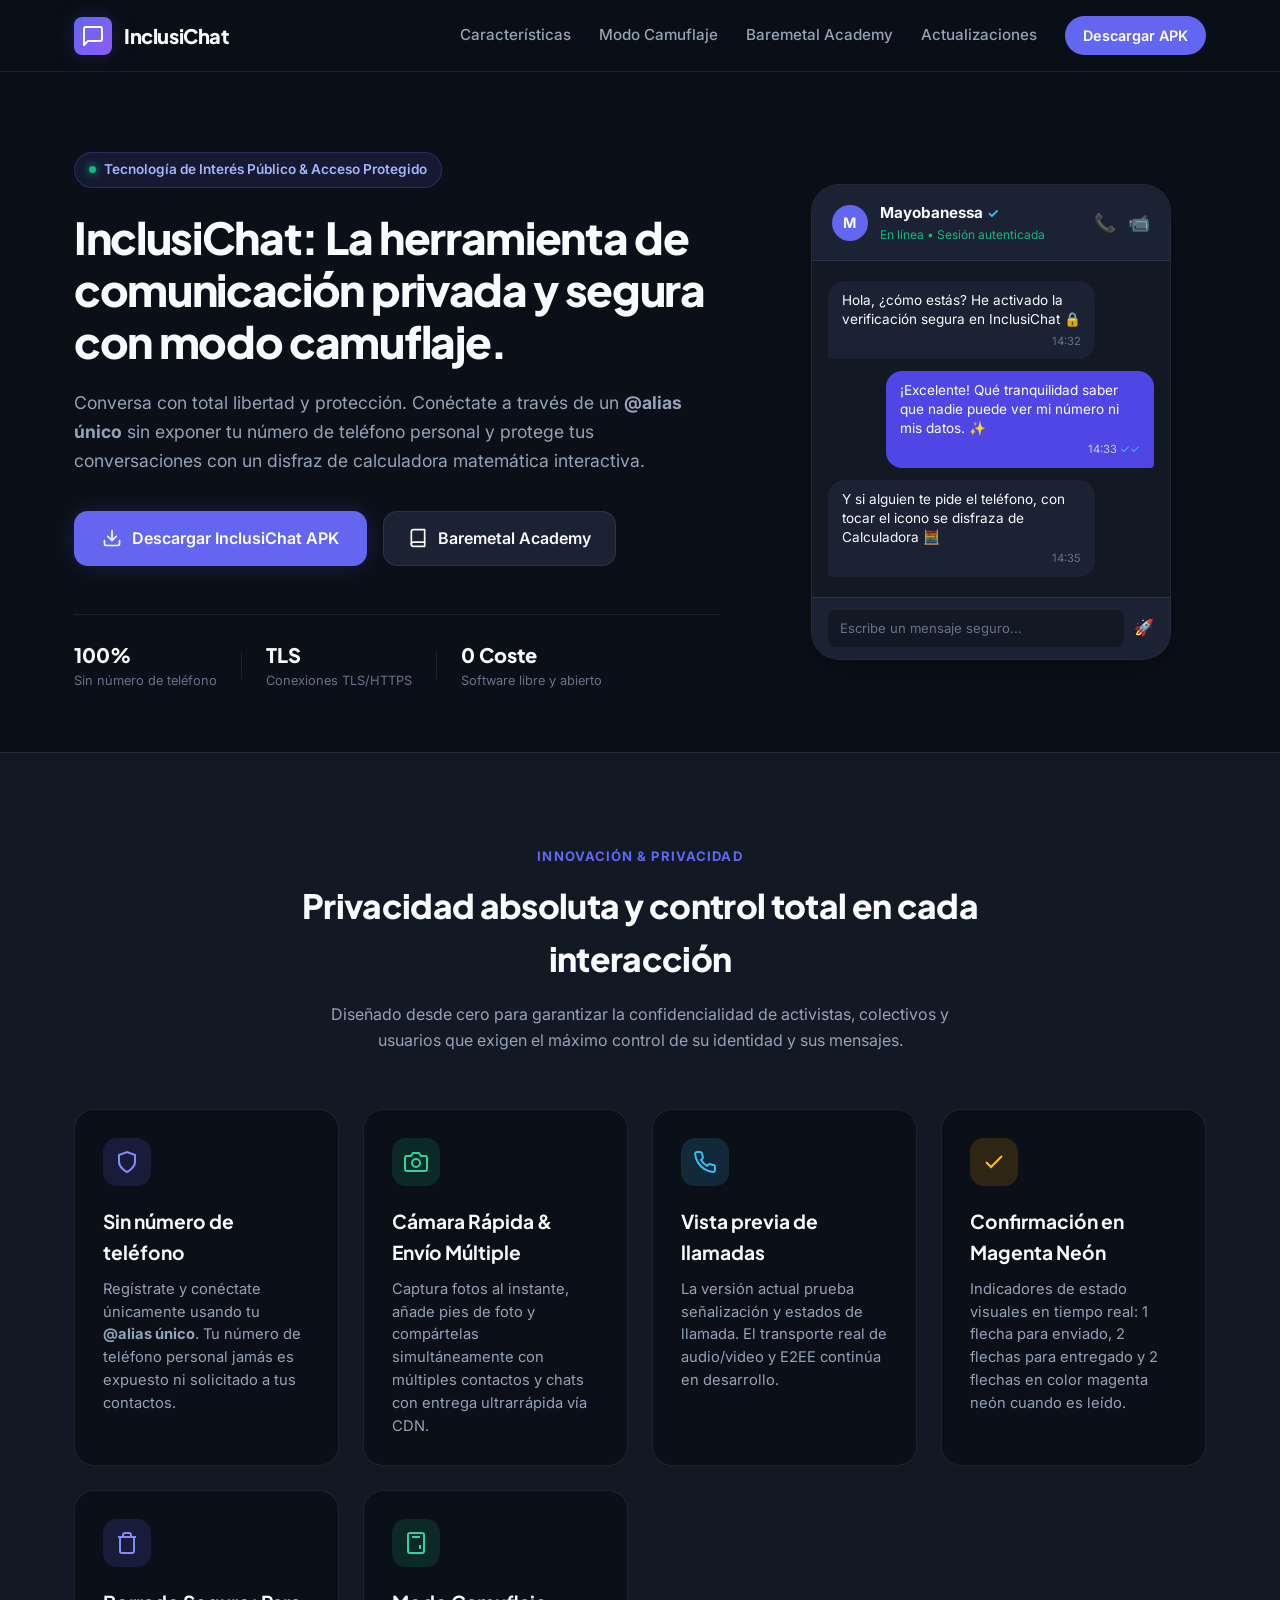
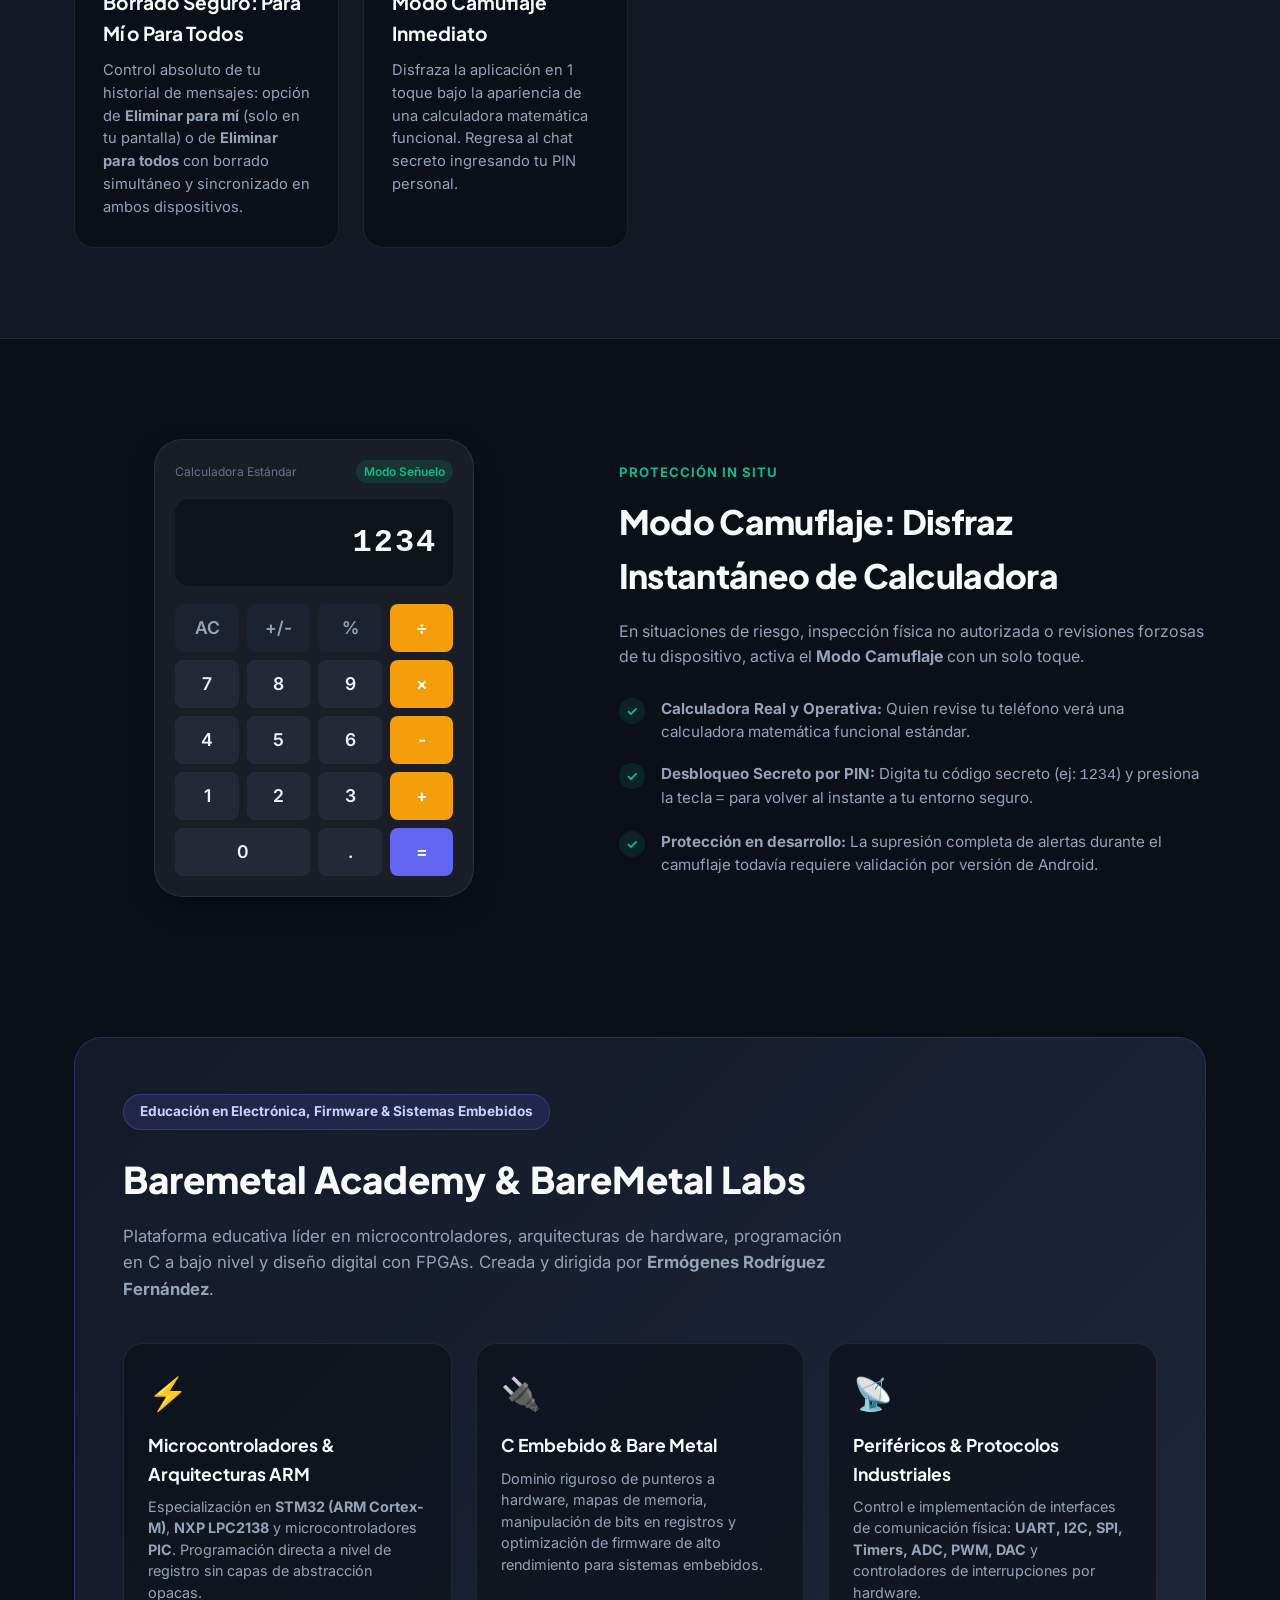
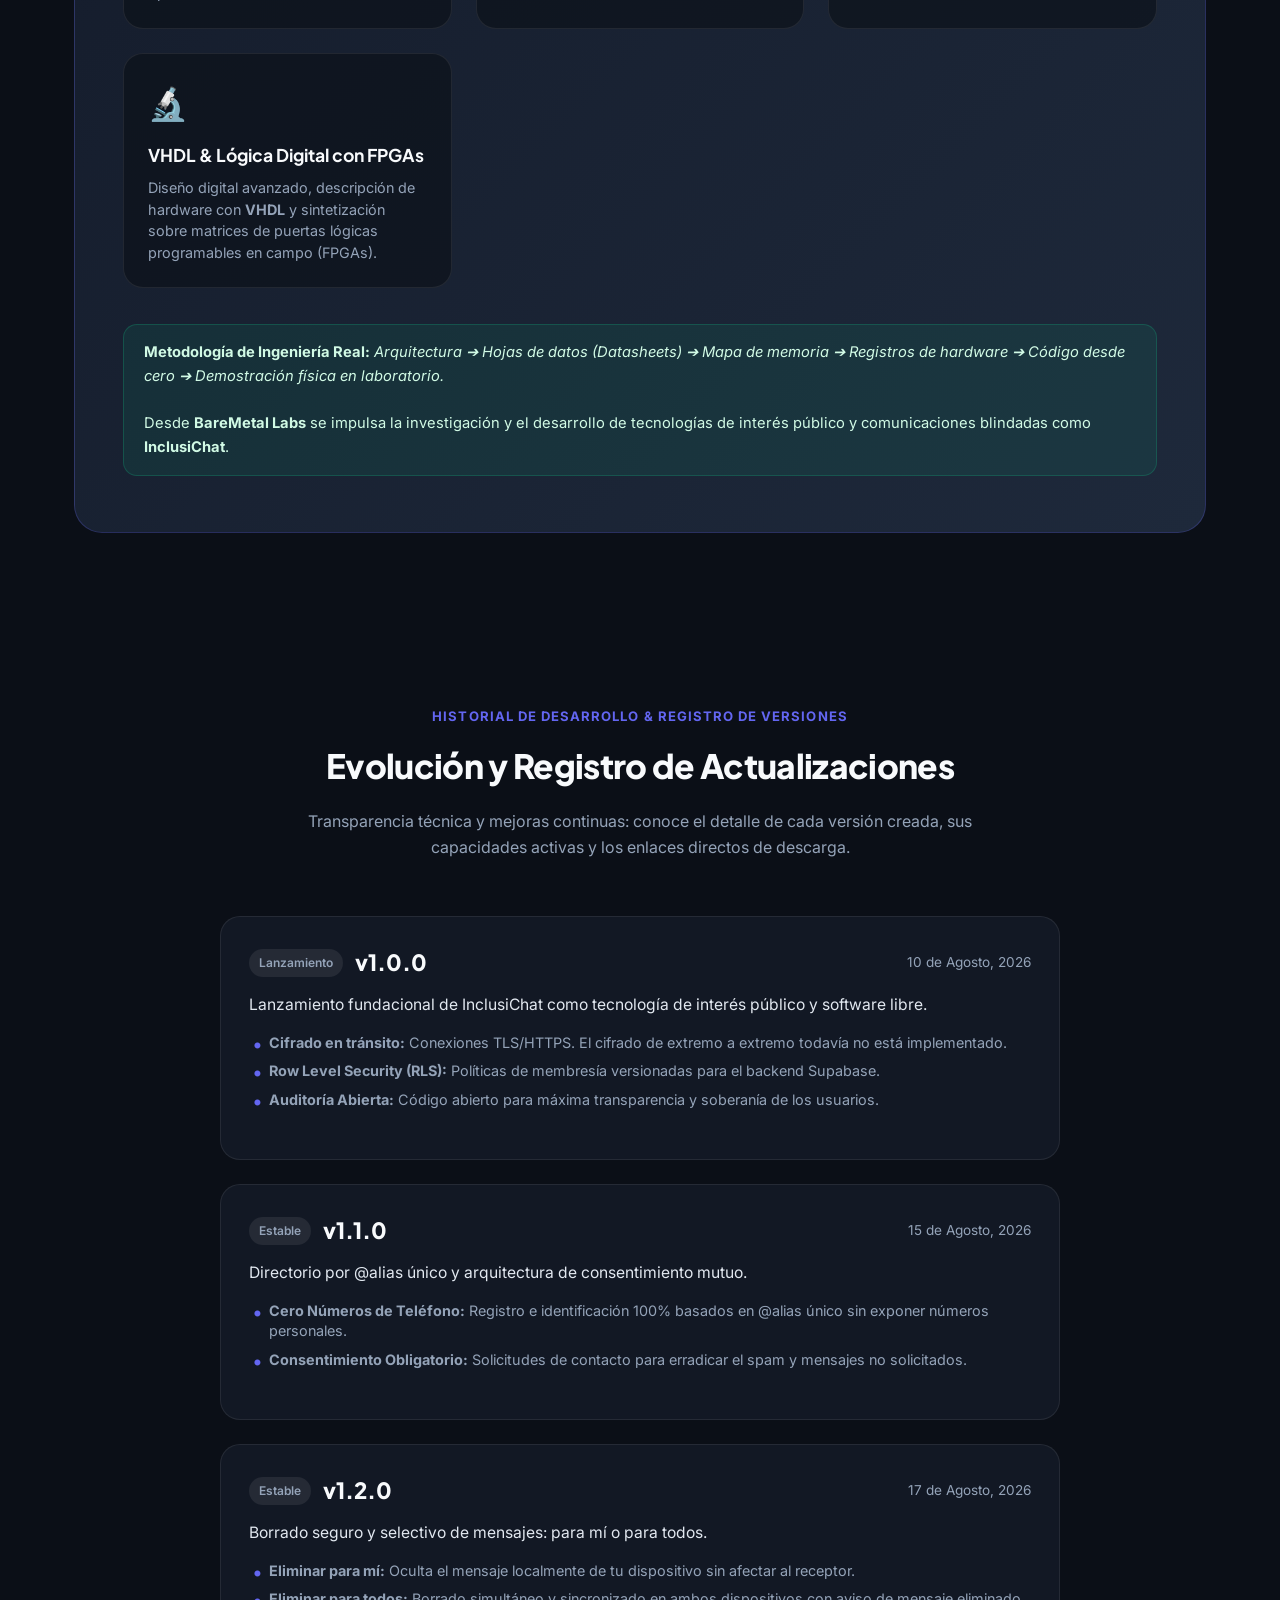
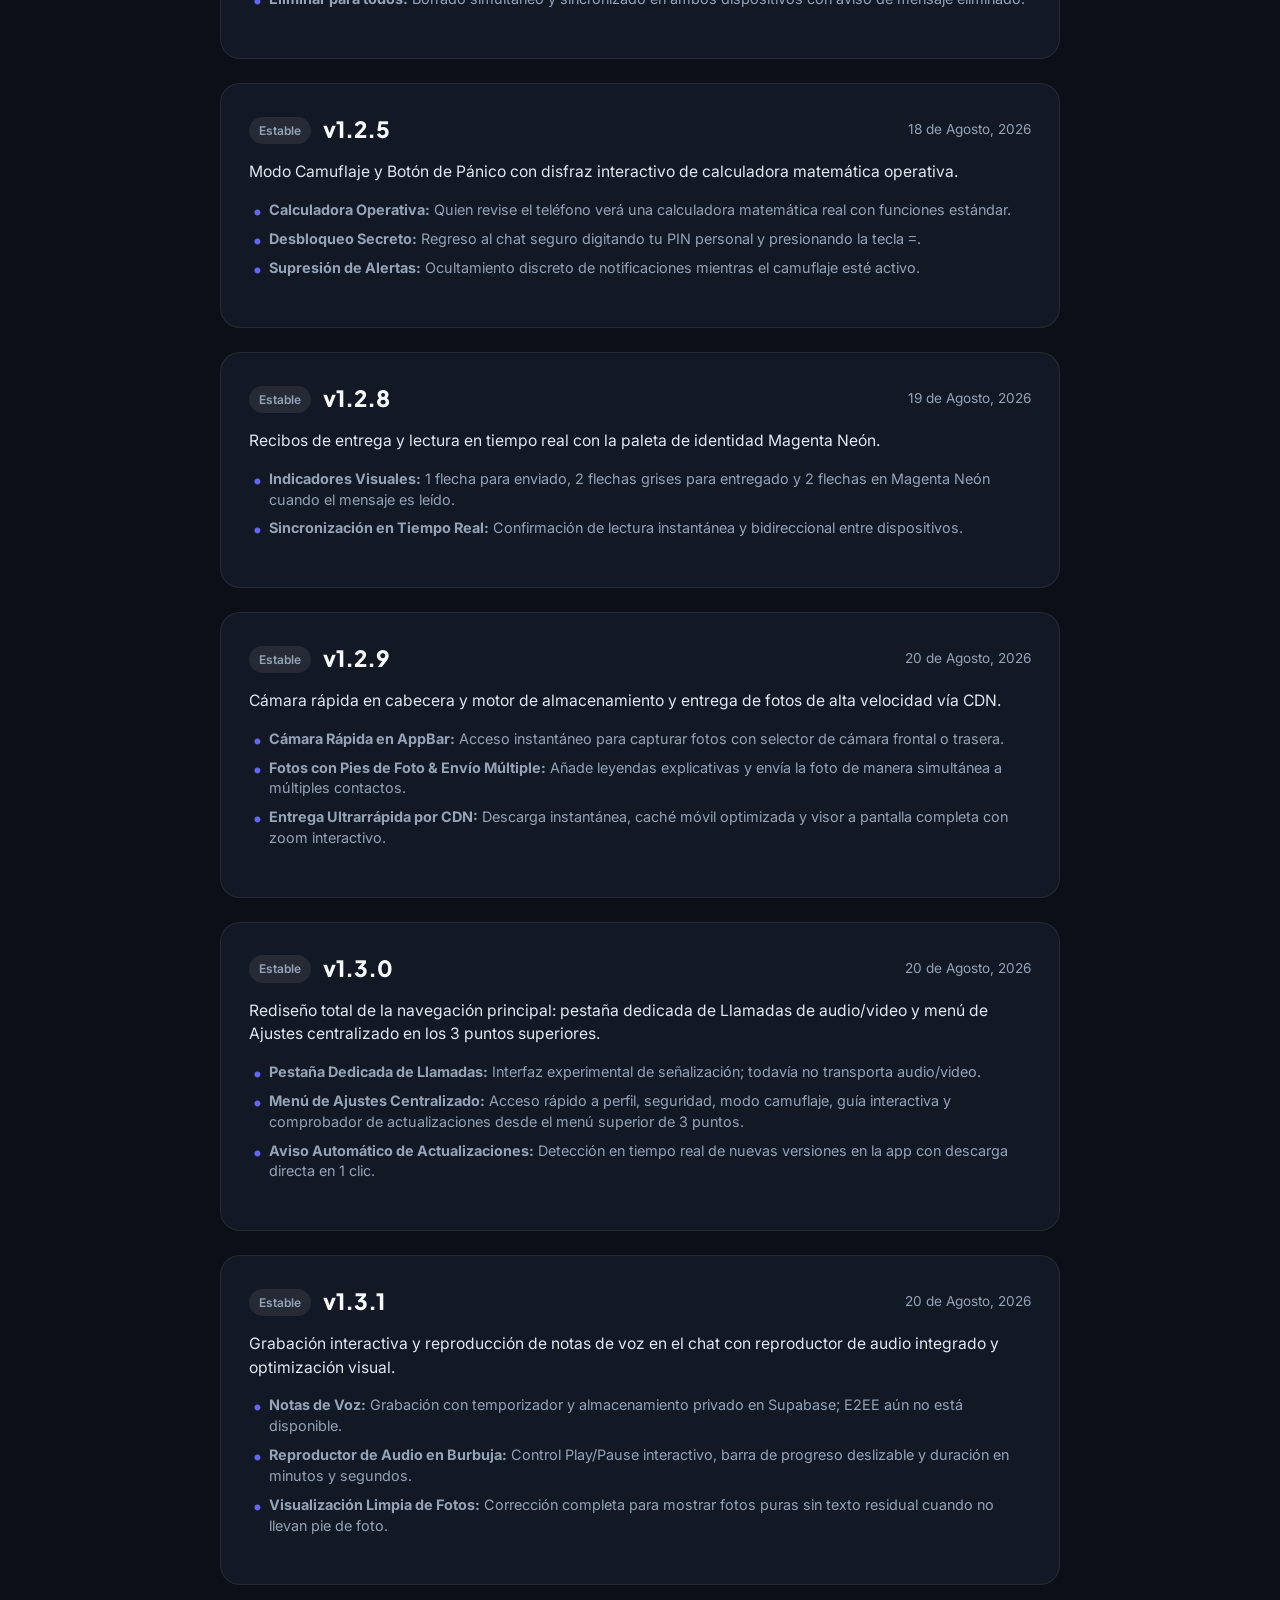
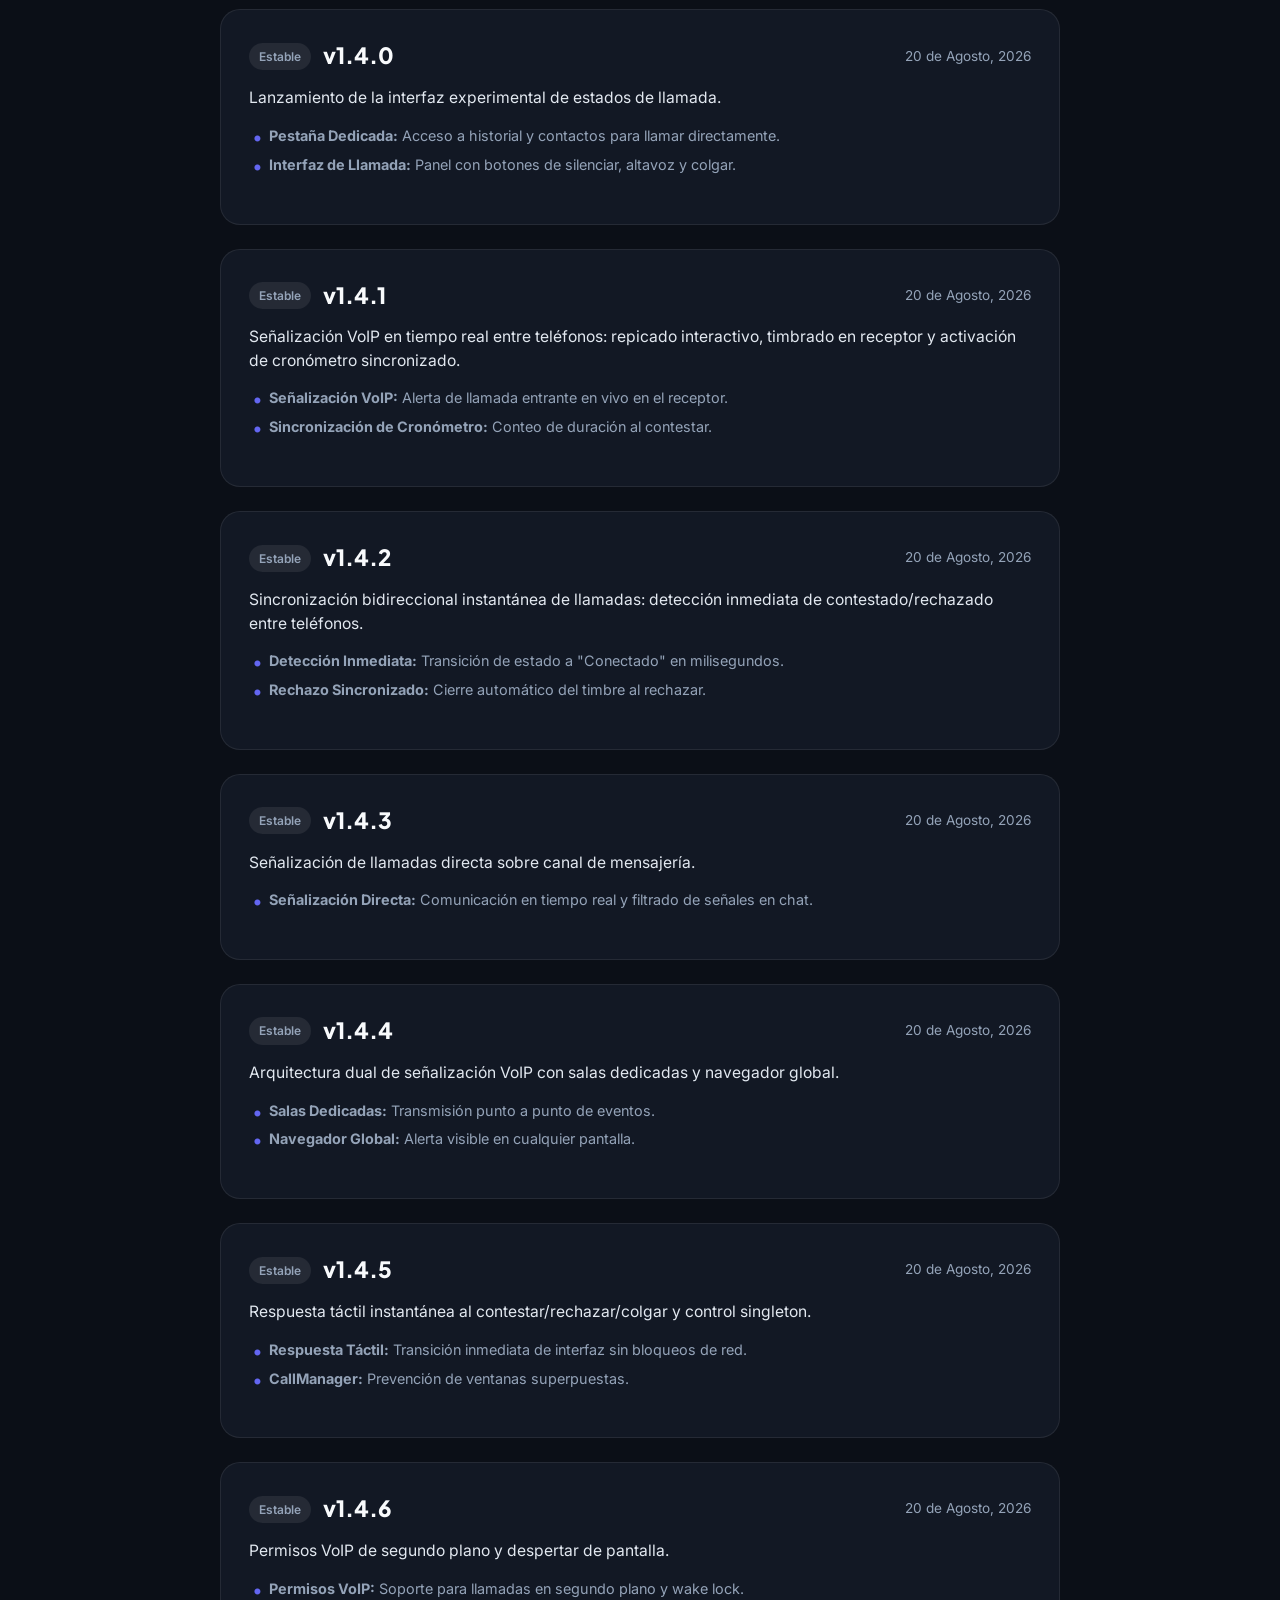
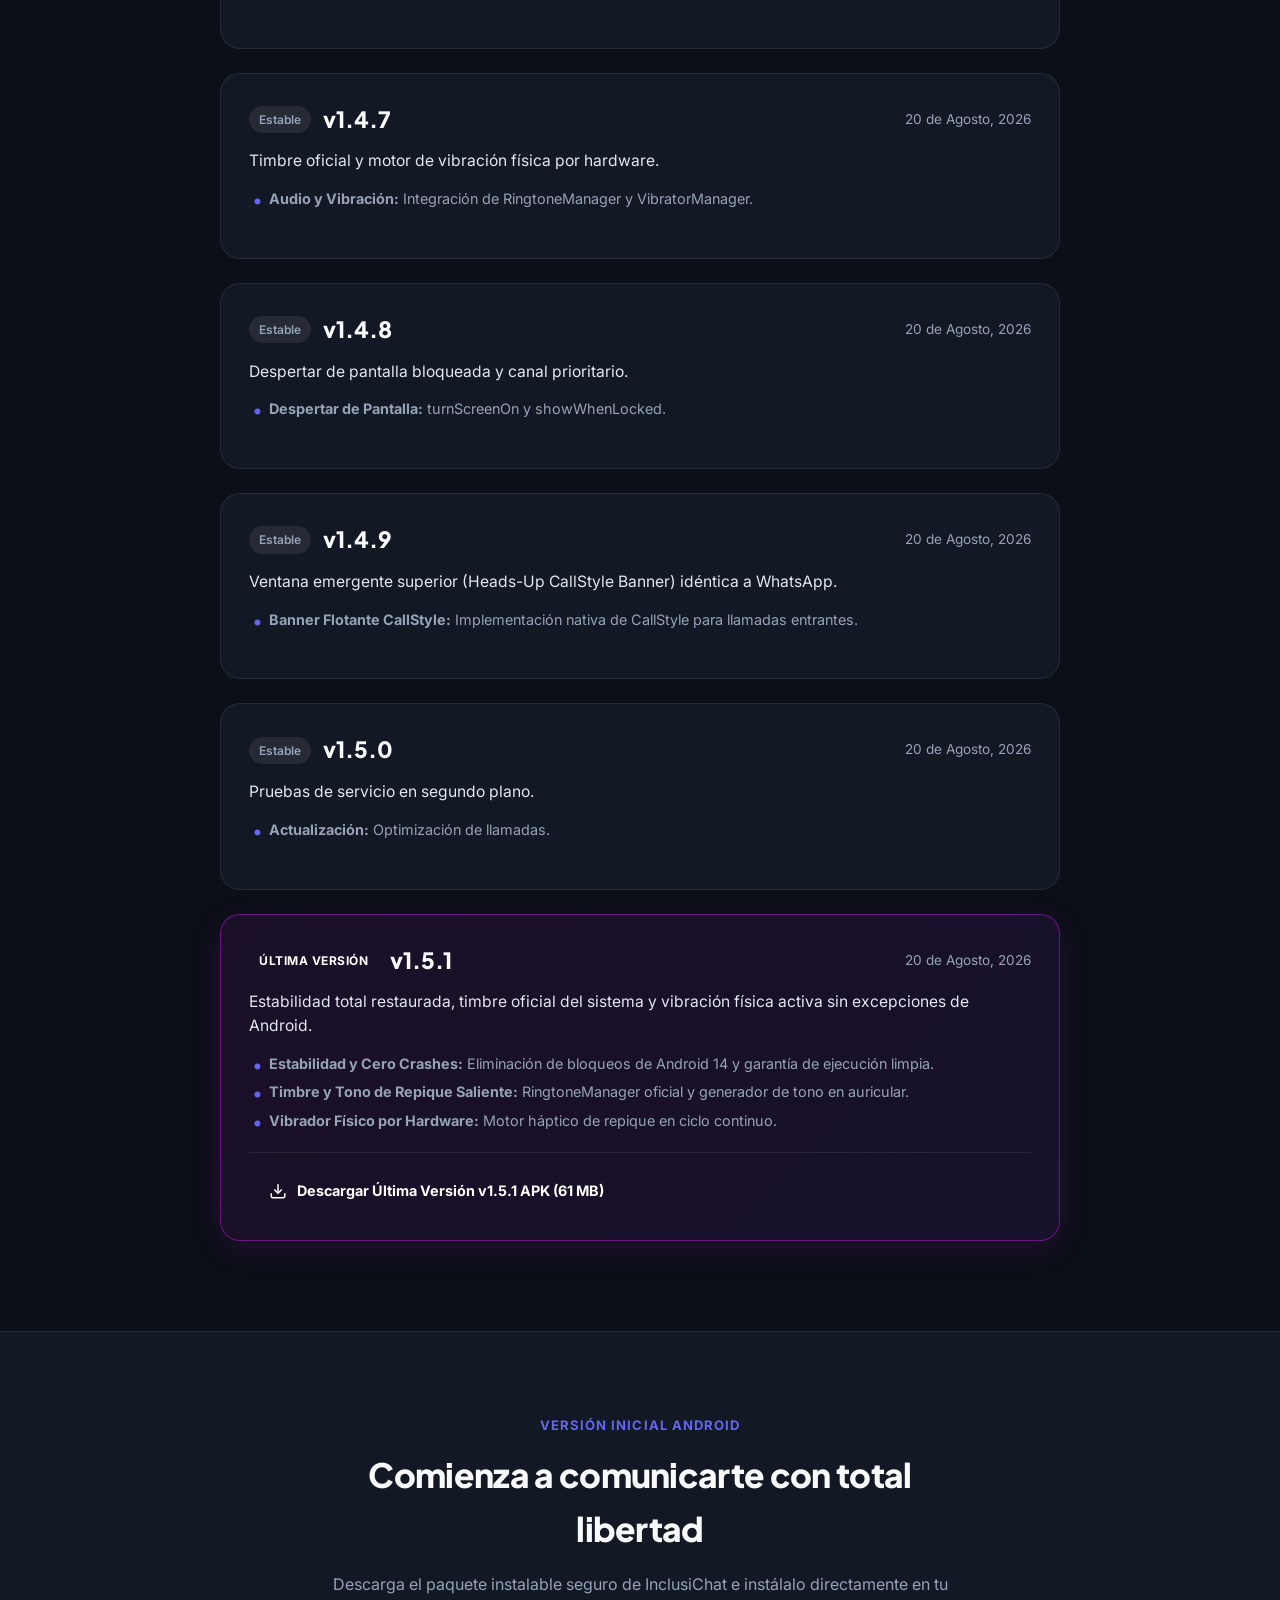
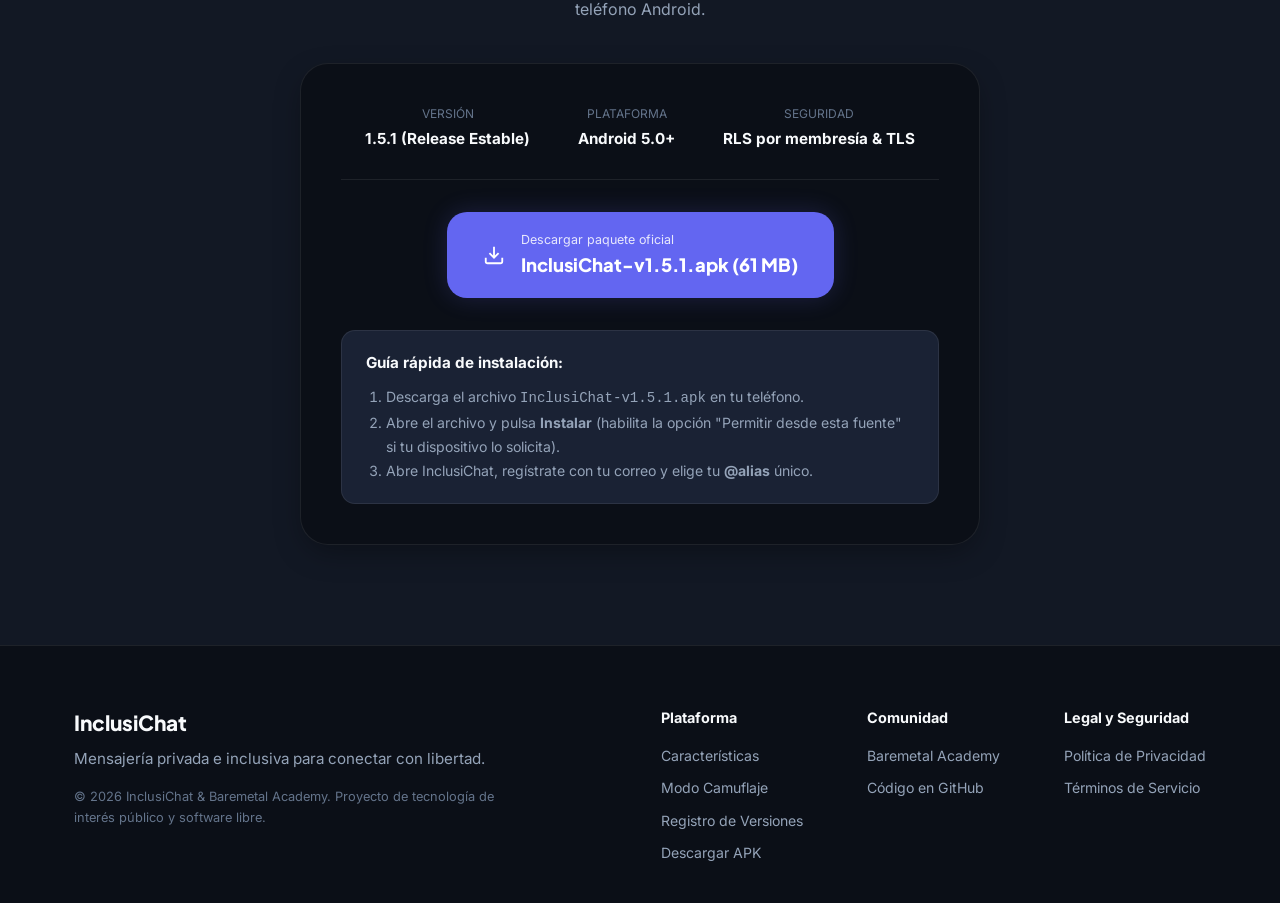
<file: web/index.html>
<!DOCTYPE html>
<html lang="es">
<head>
  <meta charset="UTF-8">
  <meta name="viewport" content="width=device-width, initial-scale=1.0">
  <title>InclusiChat — Comunicación Privada y Segura con Modo Camuflaje</title>
  <meta name="description" content="InclusiChat es la aplicación de mensajería privada, inclusiva y segura con modo camuflaje de calculadora y descubrimiento por alias sin exponer tu número de teléfono.">
  
  <!-- Google Fonts: Inter & Plus Jakarta Sans -->
  <link rel="preconnect" href="https://fonts.googleapis.com">
  <link rel="preconnect" href="https://fonts.gstatic.com" crossorigin>
  <link href="https://fonts.googleapis.com/css2?family=Plus+Jakarta+Sans:wght@400;500;600;700;800&family=Inter:wght@400;500;600&display=swap" rel="stylesheet">
  
  <link rel="stylesheet" href="styles.css">
</head>
<body>
  <!-- Barra de Navegación Superior -->
  <header class="navbar" id="navbar">
    <div class="nav-container">
      <a href="#" class="brand-link">
        <div class="brand-badge-logo">
          <svg width="24" height="24" viewBox="0 0 24 24" fill="none" stroke="currentColor" stroke-width="2" stroke-linecap="round" stroke-linejoin="round">
            <path d="M21 15a2 2 0 0 1-2 2H7l-4 4V5a2 2 0 0 1 2-2h14a2 2 0 0 1 2 2z"></path>
          </svg>
        </div>
        <span class="brand-text">InclusiChat</span>
      </a>

      <nav class="nav-menu">
        <a href="#caracteristicas" class="nav-item">Características</a>
        <a href="#camuflaje" class="nav-item">Modo Camuflaje</a>
        <a href="#baremetal" class="nav-item">Baremetal Academy</a>
        <a href="#actualizaciones" class="nav-item">Actualizaciones</a>
        <a href="#descarga" class="nav-btn-action">Descargar APK</a>
      </nav>
    </div>
  </header>

  <!-- Hero Section -->
  <section class="hero-section">
    <div class="container hero-grid">
      <div class="hero-content">
        <div class="security-chip">
          <span class="security-chip-dot"></span>
          <span>Tecnología de Interés Público & Acceso Protegido</span>
        </div>
        
        <h1 class="hero-title">
          InclusiChat: La herramienta de comunicación privada y segura con modo camuflaje.
        </h1>
        
        <p class="hero-description">
          Conversa con total libertad y protección. Conéctate a través de un <strong>@alias único</strong> sin exponer tu número de teléfono personal y protege tus conversaciones con un disfraz de calculadora matemática interactiva.
        </p>

        <div class="hero-cta-group">
          <a href="#descarga" class="btn-primary" id="download-hero-btn">
            <svg width="20" height="20" viewBox="0 0 24 24" fill="none" stroke="currentColor" stroke-width="2" stroke-linecap="round" stroke-linejoin="round">
              <path d="M21 15v4a2 2 0 0 1-2 2H5a2 2 0 0 1-2-2v-4"></path>
              <polyline points="7 10 12 15 17 10"></polyline>
              <line x1="12" y1="15" x2="12" y2="3"></line>
            </svg>
            <span>Descargar InclusiChat APK</span>
          </a>
          
          <a href="#baremetal" class="btn-secondary">
            <svg width="20" height="20" viewBox="0 0 24 24" fill="none" stroke="currentColor" stroke-width="2" stroke-linecap="round" stroke-linejoin="round">
              <path d="M4 19.5A2.5 2.5 0 0 1 6.5 17H20"></path>
              <path d="M6.5 2H20v20H6.5A2.5 2.5 0 0 1 4 19.5v-15A2.5 2.5 0 0 1 6.5 2z"></path>
            </svg>
            <span>Baremetal Academy</span>
          </a>
        </div>

        <div class="trust-stats">
          <div class="trust-stat-item">
            <span class="stat-value">100%</span>
            <span class="stat-label">Sin número de teléfono</span>
          </div>
          <div class="trust-stat-divider"></div>
          <div class="trust-stat-item">
            <span class="stat-value">TLS</span>
            <span class="stat-label">Conexiones TLS/HTTPS</span>
          </div>
          <div class="trust-stat-divider"></div>
          <div class="trust-stat-item">
            <span class="stat-value">0 Coste</span>
            <span class="stat-label">Software libre y abierto</span>
          </div>
        </div>
      </div>

      <!-- Hero Visual Device Mockup -->
      <div class="hero-mockup-wrap">
        <div class="app-mockup-card">
          <div class="mockup-header">
            <div class="mockup-user">
              <div class="mockup-avatar">M</div>
              <div class="mockup-user-info">
                <span class="mockup-name">Mayobanessa <span class="verified-check">✓</span></span>
                <span class="mockup-status">En línea • Sesión autenticada</span>
              </div>
            </div>
            <div class="mockup-actions">
              <span class="mockup-action-icon">📞</span>
              <span class="mockup-action-icon">📹</span>
            </div>
          </div>

          <div class="mockup-chat-body">
            <div class="mockup-bubble incoming">
              <p>Hola, ¿cómo estás? He activado la verificación segura en InclusiChat 🔒</p>
              <span class="bubble-time">14:32</span>
            </div>
            
            <div class="mockup-bubble outgoing">
              <p>¡Excelente! Qué tranquilidad saber que nadie puede ver mi número ni mis datos. ✨</p>
              <span class="bubble-time">14:33 <span class="bubble-check">✓✓</span></span>
            </div>

            <div class="mockup-bubble incoming">
              <p>Y si alguien te pide el teléfono, con tocar el icono se disfraza de Calculadora 🧮</p>
              <span class="bubble-time">14:35</span>
            </div>
          </div>

          <div class="mockup-footer">
            <div class="mockup-input">Escribe un mensaje seguro...</div>
            <div class="mockup-send">🚀</div>
          </div>
        </div>
      </div>
    </div>
  </section>

  <!-- Sección de Características -->
  <section class="features-section" id="caracteristicas">
    <div class="container">
      <div class="section-header">
        <span class="section-tag">Innovación & Privacidad</span>
        <h2 class="section-title">Privacidad absoluta y control total en cada interacción</h2>
        <p class="section-desc">Diseñado desde cero para garantizar la confidencialidad de activistas, colectivos y usuarios que exigen el máximo control de su identidad y sus mensajes.</p>
      </div>

      <div class="features-grid">
        <div class="feature-card">
          <div class="feature-icon-wrap icon-purple">
            <svg width="24" height="24" viewBox="0 0 24 24" fill="none" stroke="currentColor" stroke-width="2"><path d="M12 22s8-4 8-10V5l-8-3-8 3v7c0 6 8 10 8 10z"/></svg>
          </div>
          <h3 class="feature-title">Sin número de teléfono</h3>
          <p class="feature-text">Regístrate y conéctate únicamente usando tu <strong>@alias único</strong>. Tu número de teléfono personal jamás es expuesto ni solicitado a tus contactos.</p>
        </div>

        <div class="feature-card">
          <div class="feature-icon-wrap icon-emerald">
            <svg width="24" height="24" viewBox="0 0 24 24" fill="none" stroke="currentColor" stroke-width="2"><path d="M23 19a2 2 0 0 1-2 2H3a2 2 0 0 1-2-2V8a2 2 0 0 1 2-2h4l2-3h6l2 3h4a2 2 0 0 1 2 2z"></path><circle cx="12" cy="13" r="4"></circle></svg>
          </div>
          <h3 class="feature-title">Cámara Rápida & Envío Múltiple</h3>
          <p class="feature-text">Captura fotos al instante, añade pies de foto y compártelas simultáneamente con múltiples contactos y chats con entrega ultrarrápida vía CDN.</p>
        </div>

        <div class="feature-card">
          <div class="feature-icon-wrap icon-blue">
            <svg width="24" height="24" viewBox="0 0 24 24" fill="none" stroke="currentColor" stroke-width="2"><path d="M22 16.92v3a2 2 0 0 1-2.18 2 19.79 19.79 0 0 1-8.63-3.07 19.5 19.5 0 0 1-6-6 19.79 19.79 0 0 1-3.07-8.67A2 2 0 0 1 4.11 2h3a2 2 0 0 1 2 1.72 12.84 12.84 0 0 0 .7 2.81 2 2 0 0 1-.45 2.11L8.09 9.91a16 16 0 0 0 6 6l1.27-1.27a2 2 0 0 1 2.11-.45 12.84 12.84 0 0 0 2.81.7A2 2 0 0 1 22 16.92z"/></svg>
          </div>
          <h3 class="feature-title">Vista previa de llamadas</h3>
          <p class="feature-text">La versión actual prueba señalización y estados de llamada. El transporte real de audio/video y E2EE continúa en desarrollo.</p>
        </div>

        <div class="feature-card">
          <div class="feature-icon-wrap icon-amber">
            <svg width="24" height="24" viewBox="0 0 24 24" fill="none" stroke="currentColor" stroke-width="2"><polyline points="20 6 9 17 4 12"></polyline></svg>
          </div>
          <h3 class="feature-title">Confirmación en Magenta Neón</h3>
          <p class="feature-text">Indicadores de estado visuales en tiempo real: 1 flecha para enviado, 2 flechas para entregado y 2 flechas en color magenta neón cuando es leído.</p>
        </div>

        <div class="feature-card">
          <div class="feature-icon-wrap icon-purple">
            <svg width="24" height="24" viewBox="0 0 24 24" fill="none" stroke="currentColor" stroke-width="2"><polyline points="3 6 5 6 21 6"></polyline><path d="M19 6v14a2 2 0 0 1-2 2H7a2 2 0 0 1-2-2V6m3 0V4a2 2 0 0 1 2-2h4a2 2 0 0 1 2 2v2"></path></svg>
          </div>
          <h3 class="feature-title">Borrado Seguro: Para Mí o Para Todos</h3>
          <p class="feature-text">Control absoluto de tu historial de mensajes: opción de <strong>Eliminar para mí</strong> (solo en tu pantalla) o de <strong>Eliminar para todos</strong> con borrado simultáneo y sincronizado en ambos dispositivos.</p>
        </div>

        <div class="feature-card">
          <div class="feature-icon-wrap icon-emerald">
            <svg width="24" height="24" viewBox="0 0 24 24" fill="none" stroke="currentColor" stroke-width="2"><rect x="4" y="2" width="16" height="20" rx="2"></rect><line x1="8" y1="6" x2="16" y2="6"></line><line x1="16" y1="14" x2="16" y2="18"></line><path d="M16 10h.01"></path><path d="M12 10h.01"></path><path d="M8 10h.01"></path><path d="M12 14h.01"></path><path d="M8 14h.01"></path><path d="M12 18h.01"></path><path d="M8 18h.01"></path></svg>
          </div>
          <h3 class="feature-title">Modo Camuflaje Inmediato</h3>
          <p class="feature-text">Disfraza la aplicación en 1 toque bajo la apariencia de una calculadora matemática funcional. Regresa al chat secreto ingresando tu PIN personal.</p>
        </div>
      </div>
    </div>
  </section>

  <!-- Sección Killer Feature: Modo Camuflaje -->
  <section class="camouflage-section" id="camuflaje">
    <div class="container camouflage-grid">
      <div class="camouflage-visual">
        <div class="calculator-card">
          <div class="calc-top-bar">
            <span>Calculadora Estándar</span>
            <span class="calc-badge">Modo Señuelo</span>
          </div>
          <div class="calc-display" id="calc-demo-display">1234</div>
          <div class="calc-keyboard">
            <span class="calc-key op">AC</span>
            <span class="calc-key op">+/-</span>
            <span class="calc-key op">%</span>
            <span class="calc-key op-accent">÷</span>
            <span class="calc-key">7</span>
            <span class="calc-key">8</span>
            <span class="calc-key">9</span>
            <span class="calc-key op-accent">×</span>
            <span class="calc-key">4</span>
            <span class="calc-key">5</span>
            <span class="calc-key">6</span>
            <span class="calc-key op-accent">-</span>
            <span class="calc-key">1</span>
            <span class="calc-key">2</span>
            <span class="calc-key">3</span>
            <span class="calc-key op-accent">+</span>
            <span class="calc-key wide">0</span>
            <span class="calc-key">.</span>
            <span class="calc-key equal-btn" id="calc-demo-equal">=</span>
          </div>
        </div>
      </div>

      <div class="camouflage-info">
        <span class="section-tag-emerald">Protección In Situ</span>
        <h2 class="section-title">Modo Camuflaje: Disfraz Instantáneo de Calculadora</h2>
        <p class="section-desc">
          En situaciones de riesgo, inspección física no autorizada o revisiones forzosas de tu dispositivo, activa el <strong>Modo Camuflaje</strong> con un solo toque.
        </p>
        
        <ul class="camouflage-points">
          <li>
            <div class="point-bullet">✓</div>
            <div>
              <strong>Calculadora Real y Operativa:</strong> Quien revise tu teléfono verá una calculadora matemática funcional estándar.
            </div>
          </li>
          <li>
            <div class="point-bullet">✓</div>
            <div>
              <strong>Desbloqueo Secreto por PIN:</strong> Digita tu código secreto (ej: <code>1234</code>) y presiona la tecla <code>=</code> para volver al instante a tu entorno seguro.
            </div>
          </li>
          <li>
            <div class="point-bullet">✓</div>
            <div>
              <strong>Protección en desarrollo:</strong> La supresión completa de alertas durante el camuflaje todavía requiere validación por versión de Android.
            </div>
          </li>
        </ul>
      </div>
    </div>
  </section>

  <!-- Sección Baremetal Academy: Educación en Electrónica y Sistemas Embebidos -->
  <section class="baremetal-section" id="baremetal">
    <div class="container">
      <div class="baremetal-banner">
        <div class="baremetal-badge">
          <span>Educación en Electrónica, Firmware & Sistemas Embebidos</span>
        </div>
        
        <h2 class="baremetal-title">Baremetal Academy & BareMetal Labs</h2>
        <p class="baremetal-subtitle">
          Plataforma educativa líder en microcontroladores, arquitecturas de hardware, programación en C a bajo nivel y diseño digital con FPGAs. Creada y dirigida por <strong>Ermógenes Rodríguez Fernández</strong>.
        </p>

        <div class="baremetal-pillars-grid">
          <div class="pillar-box">
            <div class="pillar-icon">⚡</div>
            <h4 class="pillar-heading">Microcontroladores & Arquitecturas ARM</h4>
            <p class="pillar-text">Especialización en <strong>STM32 (ARM Cortex-M)</strong>, <strong>NXP LPC2138</strong> y microcontroladores <strong>PIC</strong>. Programación directa a nivel de registro sin capas de abstracción opacas.</p>
          </div>

          <div class="pillar-box">
            <div class="pillar-icon">🔌</div>
            <h4 class="pillar-heading">C Embebido & Bare Metal</h4>
            <p class="pillar-text">Dominio riguroso de punteros a hardware, mapas de memoria, manipulación de bits en registros y optimización de firmware de alto rendimiento para sistemas embebidos.</p>
          </div>

          <div class="pillar-box">
            <div class="pillar-icon">📡</div>
            <h4 class="pillar-heading">Periféricos & Protocolos Industriales</h4>
            <p class="pillar-text">Control e implementación de interfaces de comunicación física: <strong>UART, I2C, SPI, Timers, ADC, PWM, DAC</strong> y controladores de interrupciones por hardware.</p>
          </div>

          <div class="pillar-box">
            <div class="pillar-icon">🔬</div>
            <h4 class="pillar-heading">VHDL & Lógica Digital con FPGAs</h4>
            <p class="pillar-text">Diseño digital avanzado, descripción de hardware con <strong>VHDL</strong> y sintetización sobre matrices de puertas lógicas programables en campo (FPGAs).</p>
          </div>
        </div>

        <div class="baremetal-footer-callout">
          <p>
            <strong>Metodología de Ingeniería Real:</strong> <em>Arquitectura ➔ Hojas de datos (Datasheets) ➔ Mapa de memoria ➔ Registros de hardware ➔ Código desde cero ➔ Demostración física en laboratorio.</em>
            <br><br>
            Desde <strong>BareMetal Labs</strong> se impulsa la investigación y el desarrollo de tecnologías de interés público y comunicaciones blindadas como <strong>InclusiChat</strong>.
          </p>
        </div>
      </div>
    </div>
  </section>

  <!-- Sección de Actualizaciones y Registro de Versiones -->
  <section class="updates-section" id="actualizaciones">
    <div class="container">
      <div class="section-header">
        <span class="section-tag">Historial de Desarrollo & Registro de Versiones</span>
        <h2 class="section-title">Evolución y Registro de Actualizaciones</h2>
        <p class="section-desc">Transparencia técnica y mejoras continuas: conoce el detalle de cada versión creada, sus capacidades activas y los enlaces directos de descarga.</p>
      </div>

      <div class="updates-timeline">
        <!-- Versión 1.0.0 -->
        <div class="update-card">
          <div class="update-header">
            <div class="update-version-wrap">
              <span class="update-badge">Lanzamiento</span>
              <h3 class="update-version">v1.0.0</h3>
            </div>
            <span class="update-date">10 de Agosto, 2026</span>
          </div>
          <p class="update-summary">Lanzamiento fundacional de InclusiChat como tecnología de interés público y software libre.</p>
          <ul class="update-features">
            <li><strong>Cifrado en tránsito:</strong> Conexiones TLS/HTTPS. El cifrado de extremo a extremo todavía no está implementado.</li>
            <li><strong>Row Level Security (RLS):</strong> Políticas de membresía versionadas para el backend Supabase.</li>
            <li><strong>Auditoría Abierta:</strong> Código abierto para máxima transparencia y soberanía de los usuarios.</li>
          </ul>
        </div>

        <!-- Versión 1.1.0 -->
        <div class="update-card">
          <div class="update-header">
            <div class="update-version-wrap">
              <span class="update-badge">Estable</span>
              <h3 class="update-version">v1.1.0</h3>
            </div>
            <span class="update-date">15 de Agosto, 2026</span>
          </div>
          <p class="update-summary">Directorio por @alias único y arquitectura de consentimiento mutuo.</p>
          <ul class="update-features">
            <li><strong>Cero Números de Teléfono:</strong> Registro e identificación 100% basados en @alias único sin exponer números personales.</li>
            <li><strong>Consentimiento Obligatorio:</strong> Solicitudes de contacto para erradicar el spam y mensajes no solicitados.</li>
          </ul>
        </div>

        <!-- Versión 1.2.0 -->
        <div class="update-card">
          <div class="update-header">
            <div class="update-version-wrap">
              <span class="update-badge">Estable</span>
              <h3 class="update-version">v1.2.0</h3>
            </div>
            <span class="update-date">17 de Agosto, 2026</span>
          </div>
          <p class="update-summary">Borrado seguro y selectivo de mensajes: para mí o para todos.</p>
          <ul class="update-features">
            <li><strong>Eliminar para mí:</strong> Oculta el mensaje localmente de tu dispositivo sin afectar al receptor.</li>
            <li><strong>Eliminar para todos:</strong> Borrado simultáneo y sincronizado en ambos dispositivos con aviso de mensaje eliminado.</li>
          </ul>
        </div>

        <!-- Versión 1.2.5 -->
        <div class="update-card">
          <div class="update-header">
            <div class="update-version-wrap">
              <span class="update-badge">Estable</span>
              <h3 class="update-version">v1.2.5</h3>
            </div>
            <span class="update-date">18 de Agosto, 2026</span>
          </div>
          <p class="update-summary">Modo Camuflaje y Botón de Pánico con disfraz interactivo de calculadora matemática operativa.</p>
          <ul class="update-features">
            <li><strong>Calculadora Operativa:</strong> Quien revise el teléfono verá una calculadora matemática real con funciones estándar.</li>
            <li><strong>Desbloqueo Secreto:</strong> Regreso al chat seguro digitando tu PIN personal y presionando la tecla <code>=</code>.</li>
            <li><strong>Supresión de Alertas:</strong> Ocultamiento discreto de notificaciones mientras el camuflaje esté activo.</li>
          </ul>
        </div>

        <!-- Versión 1.2.8 -->
        <div class="update-card">
          <div class="update-header">
            <div class="update-version-wrap">
              <span class="update-badge">Estable</span>
              <h3 class="update-version">v1.2.8</h3>
            </div>
            <span class="update-date">19 de Agosto, 2026</span>
          </div>
          <p class="update-summary">Recibos de entrega y lectura en tiempo real con la paleta de identidad Magenta Neón.</p>
          <ul class="update-features">
            <li><strong>Indicadores Visuales:</strong> 1 flecha para enviado, 2 flechas grises para entregado y 2 flechas en Magenta Neón cuando el mensaje es leído.</li>
            <li><strong>Sincronización en Tiempo Real:</strong> Confirmación de lectura instantánea y bidireccional entre dispositivos.</li>
          </ul>
        </div>

        <!-- Versión 1.2.9 -->
        <div class="update-card">
          <div class="update-header">
            <div class="update-version-wrap">
              <span class="update-badge">Estable</span>
              <h3 class="update-version">v1.2.9</h3>
            </div>
            <span class="update-date">20 de Agosto, 2026</span>
          </div>
          <p class="update-summary">Cámara rápida en cabecera y motor de almacenamiento y entrega de fotos de alta velocidad vía CDN.</p>
          <ul class="update-features">
            <li><strong>Cámara Rápida en AppBar:</strong> Acceso instantáneo para capturar fotos con selector de cámara frontal o trasera.</li>
            <li><strong>Fotos con Pies de Foto & Envío Múltiple:</strong> Añade leyendas explicativas y envía la foto de manera simultánea a múltiples contactos.</li>
            <li><strong>Entrega Ultrarrápida por CDN:</strong> Descarga instantánea, caché móvil optimizada y visor a pantalla completa con zoom interactivo.</li>
          </ul>
        </div>

        <!-- Versión 1.3.0 -->
        <div class="update-card">
          <div class="update-header">
            <div class="update-version-wrap">
              <span class="update-badge">Estable</span>
              <h3 class="update-version">v1.3.0</h3>
            </div>
            <span class="update-date">20 de Agosto, 2026</span>
          </div>
          <p class="update-summary">Rediseño total de la navegación principal: pestaña dedicada de Llamadas de audio/video y menú de Ajustes centralizado en los 3 puntos superiores.</p>
          <ul class="update-features">
            <li><strong>Pestaña Dedicada de Llamadas:</strong> Interfaz experimental de señalización; todavía no transporta audio/video.</li>
            <li><strong>Menú de Ajustes Centralizado:</strong> Acceso rápido a perfil, seguridad, modo camuflaje, guía interactiva y comprobador de actualizaciones desde el menú superior de 3 puntos.</li>
            <li><strong>Aviso Automático de Actualizaciones:</strong> Detección en tiempo real de nuevas versiones en la app con descarga directa en 1 clic.</li>
          </ul>
        </div>

        <!-- Versión 1.3.1 -->
        <div class="update-card">
          <div class="update-header">
            <div class="update-version-wrap">
              <span class="update-badge">Estable</span>
              <h3 class="update-version">v1.3.1</h3>
            </div>
            <span class="update-date">20 de Agosto, 2026</span>
          </div>
          <p class="update-summary">Grabación interactiva y reproducción de notas de voz en el chat con reproductor de audio integrado y optimización visual.</p>
          <ul class="update-features">
            <li><strong>Notas de Voz:</strong> Grabación con temporizador y almacenamiento privado en Supabase; E2EE aún no está disponible.</li>
            <li><strong>Reproductor de Audio en Burbuja:</strong> Control Play/Pause interactivo, barra de progreso deslizable y duración en minutos y segundos.</li>
            <li><strong>Visualización Limpia de Fotos:</strong> Corrección completa para mostrar fotos puras sin texto residual cuando no llevan pie de foto.</li>
          </ul>
        </div>

        <!-- Versión 1.4.0 -->
        <div class="update-card">
          <div class="update-header">
            <div class="update-version-wrap">
              <span class="update-badge">Estable</span>
              <h3 class="update-version">v1.4.0</h3>
            </div>
            <span class="update-date">20 de Agosto, 2026</span>
          </div>
          <p class="update-summary">Lanzamiento de la interfaz experimental de estados de llamada.</p>
          <ul class="update-features">
            <li><strong>Pestaña Dedicada:</strong> Acceso a historial y contactos para llamar directamente.</li>
            <li><strong>Interfaz de Llamada:</strong> Panel con botones de silenciar, altavoz y colgar.</li>
          </ul>
        </div>

        <!-- Versión 1.4.1 -->
        <div class="update-card">
          <div class="update-header">
            <div class="update-version-wrap">
              <span class="update-badge">Estable</span>
              <h3 class="update-version">v1.4.1</h3>
            </div>
            <span class="update-date">20 de Agosto, 2026</span>
          </div>
          <p class="update-summary">Señalización VoIP en tiempo real entre teléfonos: repicado interactivo, timbrado en receptor y activación de cronómetro sincronizado.</p>
          <ul class="update-features">
            <li><strong>Señalización VoIP:</strong> Alerta de llamada entrante en vivo en el receptor.</li>
            <li><strong>Sincronización de Cronómetro:</strong> Conteo de duración al contestar.</li>
          </ul>
        </div>

        <!-- Versión 1.4.2 -->
        <div class="update-card">
          <div class="update-header">
            <div class="update-version-wrap">
              <span class="update-badge">Estable</span>
              <h3 class="update-version">v1.4.2</h3>
            </div>
            <span class="update-date">20 de Agosto, 2026</span>
          </div>
          <p class="update-summary">Sincronización bidireccional instantánea de llamadas: detección inmediata de contestado/rechazado entre teléfonos.</p>
          <ul class="update-features">
            <li><strong>Detección Inmediata:</strong> Transición de estado a "Conectado" en milisegundos.</li>
            <li><strong>Rechazo Sincronizado:</strong> Cierre automático del timbre al rechazar.</li>
          </ul>
        </div>

        <!-- Versión 1.4.3 -->
        <div class="update-card">
          <div class="update-header">
            <div class="update-version-wrap">
              <span class="update-badge">Estable</span>
              <h3 class="update-version">v1.4.3</h3>
            </div>
            <span class="update-date">20 de Agosto, 2026</span>
          </div>
          <p class="update-summary">Señalización de llamadas directa sobre canal de mensajería.</p>
          <ul class="update-features">
            <li><strong>Señalización Directa:</strong> Comunicación en tiempo real y filtrado de señales en chat.</li>
          </ul>
        </div>

        <!-- Versión 1.4.4 -->
        <div class="update-card">
          <div class="update-header">
            <div class="update-version-wrap">
              <span class="update-badge">Estable</span>
              <h3 class="update-version">v1.4.4</h3>
            </div>
            <span class="update-date">20 de Agosto, 2026</span>
          </div>
          <p class="update-summary">Arquitectura dual de señalización VoIP con salas dedicadas y navegador global.</p>
          <ul class="update-features">
            <li><strong>Salas Dedicadas:</strong> Transmisión punto a punto de eventos.</li>
            <li><strong>Navegador Global:</strong> Alerta visible en cualquier pantalla.</li>
          </ul>
        </div>

        <!-- Versión 1.4.5 -->
        <div class="update-card">
          <div class="update-header">
            <div class="update-version-wrap">
              <span class="update-badge">Estable</span>
              <h3 class="update-version">v1.4.5</h3>
            </div>
            <span class="update-date">20 de Agosto, 2026</span>
          </div>
          <p class="update-summary">Respuesta táctil instantánea al contestar/rechazar/colgar y control singleton.</p>
          <ul class="update-features">
            <li><strong>Respuesta Táctil:</strong> Transición inmediata de interfaz sin bloqueos de red.</li>
            <li><strong>CallManager:</strong> Prevención de ventanas superpuestas.</li>
          </ul>
        </div>

        <!-- Versión 1.4.6 -->
        <div class="update-card">
          <div class="update-header">
            <div class="update-version-wrap">
              <span class="update-badge">Estable</span>
              <h3 class="update-version">v1.4.6</h3>
            </div>
            <span class="update-date">20 de Agosto, 2026</span>
          </div>
          <p class="update-summary">Permisos VoIP de segundo plano y despertar de pantalla.</p>
          <ul class="update-features">
            <li><strong>Permisos VoIP:</strong> Soporte para llamadas en segundo plano y wake lock.</li>
          </ul>
        </div>

        <!-- Versión 1.4.7 -->
        <div class="update-card">
          <div class="update-header">
            <div class="update-version-wrap">
              <span class="update-badge">Estable</span>
              <h3 class="update-version">v1.4.7</h3>
            </div>
            <span class="update-date">20 de Agosto, 2026</span>
          </div>
          <p class="update-summary">Timbre oficial y motor de vibración física por hardware.</p>
          <ul class="update-features">
            <li><strong>Audio y Vibración:</strong> Integración de RingtoneManager y VibratorManager.</li>
          </ul>
        </div>

        <!-- Versión 1.4.8 -->
        <div class="update-card">
          <div class="update-header">
            <div class="update-version-wrap">
              <span class="update-badge">Estable</span>
              <h3 class="update-version">v1.4.8</h3>
            </div>
            <span class="update-date">20 de Agosto, 2026</span>
          </div>
          <p class="update-summary">Despertar de pantalla bloqueada y canal prioritario.</p>
          <ul class="update-features">
            <li><strong>Despertar de Pantalla:</strong> turnScreenOn y showWhenLocked.</li>
          </ul>
        </div>

        <!-- Versión 1.4.9 -->
        <div class="update-card">
          <div class="update-header">
            <div class="update-version-wrap">
              <span class="update-badge">Estable</span>
              <h3 class="update-version">v1.4.9</h3>
            </div>
            <span class="update-date">20 de Agosto, 2026</span>
          </div>
          <p class="update-summary">Ventana emergente superior (Heads-Up CallStyle Banner) idéntica a WhatsApp.</p>
          <ul class="update-features">
            <li><strong>Banner Flotante CallStyle:</strong> Implementación nativa de CallStyle para llamadas entrantes.</li>
          </ul>
        </div>

        <!-- Versión 1.5.0 -->
        <div class="update-card">
          <div class="update-header">
            <div class="update-version-wrap">
              <span class="update-badge">Estable</span>
              <h3 class="update-version">v1.5.0</h3>
            </div>
            <span class="update-date">20 de Agosto, 2026</span>
          </div>
          <p class="update-summary">Pruebas de servicio en segundo plano.</p>
          <ul class="update-features">
            <li><strong>Actualización:</strong> Optimización de llamadas.</li>
          </ul>
        </div>

        <!-- Versión 1.5.1 (Última Versión Actual) -->
        <div class="update-card latest">
          <div class="update-header">
            <div class="update-version-wrap">
              <span class="update-badge-latest">Última Versión</span>
              <h3 class="update-version">v1.5.1</h3>
            </div>
            <span class="update-date">20 de Agosto, 2026</span>
          </div>
          <p class="update-summary">Estabilidad total restaurada, timbre oficial del sistema y vibración física activa sin excepciones de Android.</p>
          <ul class="update-features">
            <li><strong>Estabilidad y Cero Crashes:</strong> Eliminación de bloqueos de Android 14 y garantía de ejecución limpia.</li>
            <li><strong>Timbre y Tono de Repique Saliente:</strong> RingtoneManager oficial y generador de tono en auricular.</li>
            <li><strong>Vibrador Físico por Hardware:</strong> Motor háptico de repique en ciclo continuo.</li>
          </ul>
          <div class="update-card-action">
            <a href="https://github.com/thelioning/InclusiChat/releases/download/v1.5.1/InclusiChat-v1.5.1.apk" class="btn-update-download">
              <svg width="18" height="18" viewBox="0 0 24 24" fill="none" stroke="currentColor" stroke-width="2"><path d="M21 15v4a2 2 0 0 1-2 2H5a2 2 0 0 1-2-2v-4"></path><polyline points="7 10 12 15 17 10"></polyline><line x1="12" y1="15" x2="12" y2="3"></line></svg>
              <span>Descargar Última Versión v1.5.1 APK (61 MB)</span>
            </a>
          </div>
        </div>
      </div>
    </div>
  </section>

  <!-- Sección de Descarga -->
  <section class="download-section" id="descarga">
    <div class="container download-box">
      <div class="download-header">
        <span class="section-tag">Versión Inicial Android</span>
        <h2 class="section-title">Comienza a comunicarte con total libertad</h2>
        <p class="section-desc">Descarga el paquete instalable seguro de InclusiChat e instálalo directamente en tu teléfono Android.</p>
      </div>

      <div class="download-actions-card">
        <div class="download-meta-info">
          <div class="meta-item">
            <span class="meta-label">Versión</span>
            <span class="meta-val" id="download-version-tag">1.5.1 (Release Estable)</span>
          </div>
          <div class="meta-item">
            <span class="meta-label">Plataforma</span>
            <span class="meta-val">Android 5.0+</span>
          </div>
          <div class="meta-item">
            <span class="meta-label">Seguridad</span>
            <span class="meta-val">RLS por membresía & TLS</span>
          </div>
        </div>

        <div class="download-btn-wrap">
          <a href="https://github.com/thelioning/InclusiChat/releases/download/v1.5.1/InclusiChat-v1.5.1.apk" target="_blank" class="btn-download-main" id="btn-download-apk">
            <svg width="22" height="22" viewBox="0 0 24 24" fill="none" stroke="currentColor" stroke-width="2"><path d="M21 15v4a2 2 0 0 1-2 2H5a2 2 0 0 1-2-2v-4"></path><polyline points="7 10 12 15 17 10"></polyline><line x1="12" y1="15" x2="12" y2="3"></line></svg>
            <div class="btn-download-text">
              <span class="btn-small-text">Descargar paquete oficial</span>
              <span class="btn-large-text" id="download-apk-text">InclusiChat-v1.5.1.apk (61 MB)</span>
            </div>
          </a>
        </div>

        <div class="install-steps">
          <h4 class="steps-title">Guía rápida de instalación:</h4>
          <ol class="steps-list">
            <li>Descarga el archivo <code id="download-step-filename">InclusiChat-v1.5.1.apk</code> en tu teléfono.</li>
            <li>Abre el archivo y pulsa <strong>Instalar</strong> (habilita la opción "Permitir desde esta fuente" si tu dispositivo lo solicita).</li>
            <li>Abre InclusiChat, regístrate con tu correo y elige tu <strong>@alias</strong> único.</li>
          </ol>
        </div>
      </div>
    </div>
  </section>

  <!-- Footer -->
  <footer class="footer">
    <div class="container footer-content">
      <div class="footer-brand">
        <span class="footer-logo-title">InclusiChat</span>
        <p class="footer-tagline">Mensajería privada e inclusiva para conectar con libertad.</p>
        <p class="footer-copy">© 2026 InclusiChat & Baremetal Academy. Proyecto de tecnología de interés público y software libre.</p>
      </div>

      <div class="footer-links-group">
        <div class="footer-col">
          <span class="footer-col-title">Plataforma</span>
          <a href="#caracteristicas">Características</a>
          <a href="#camuflaje">Modo Camuflaje</a>
          <a href="#actualizaciones">Registro de Versiones</a>
          <a href="#descarga">Descargar APK</a>
        </div>
        <div class="footer-col">
          <span class="footer-col-title">Comunidad</span>
          <a href="#baremetal">Baremetal Academy</a>
          <a href="https://github.com/thelioning/InclusiChat" target="_blank">Código en GitHub</a>
        </div>
        <div class="footer-col">
          <span class="footer-col-title">Legal y Seguridad</span>
          <a href="privacy.html">Política de Privacidad</a>
          <a href="terms.html">Términos de Servicio</a>
        </div>
      </div>
    </div>
  </footer>

  <script src="app.js"></script>
</body>
</html>
</file>
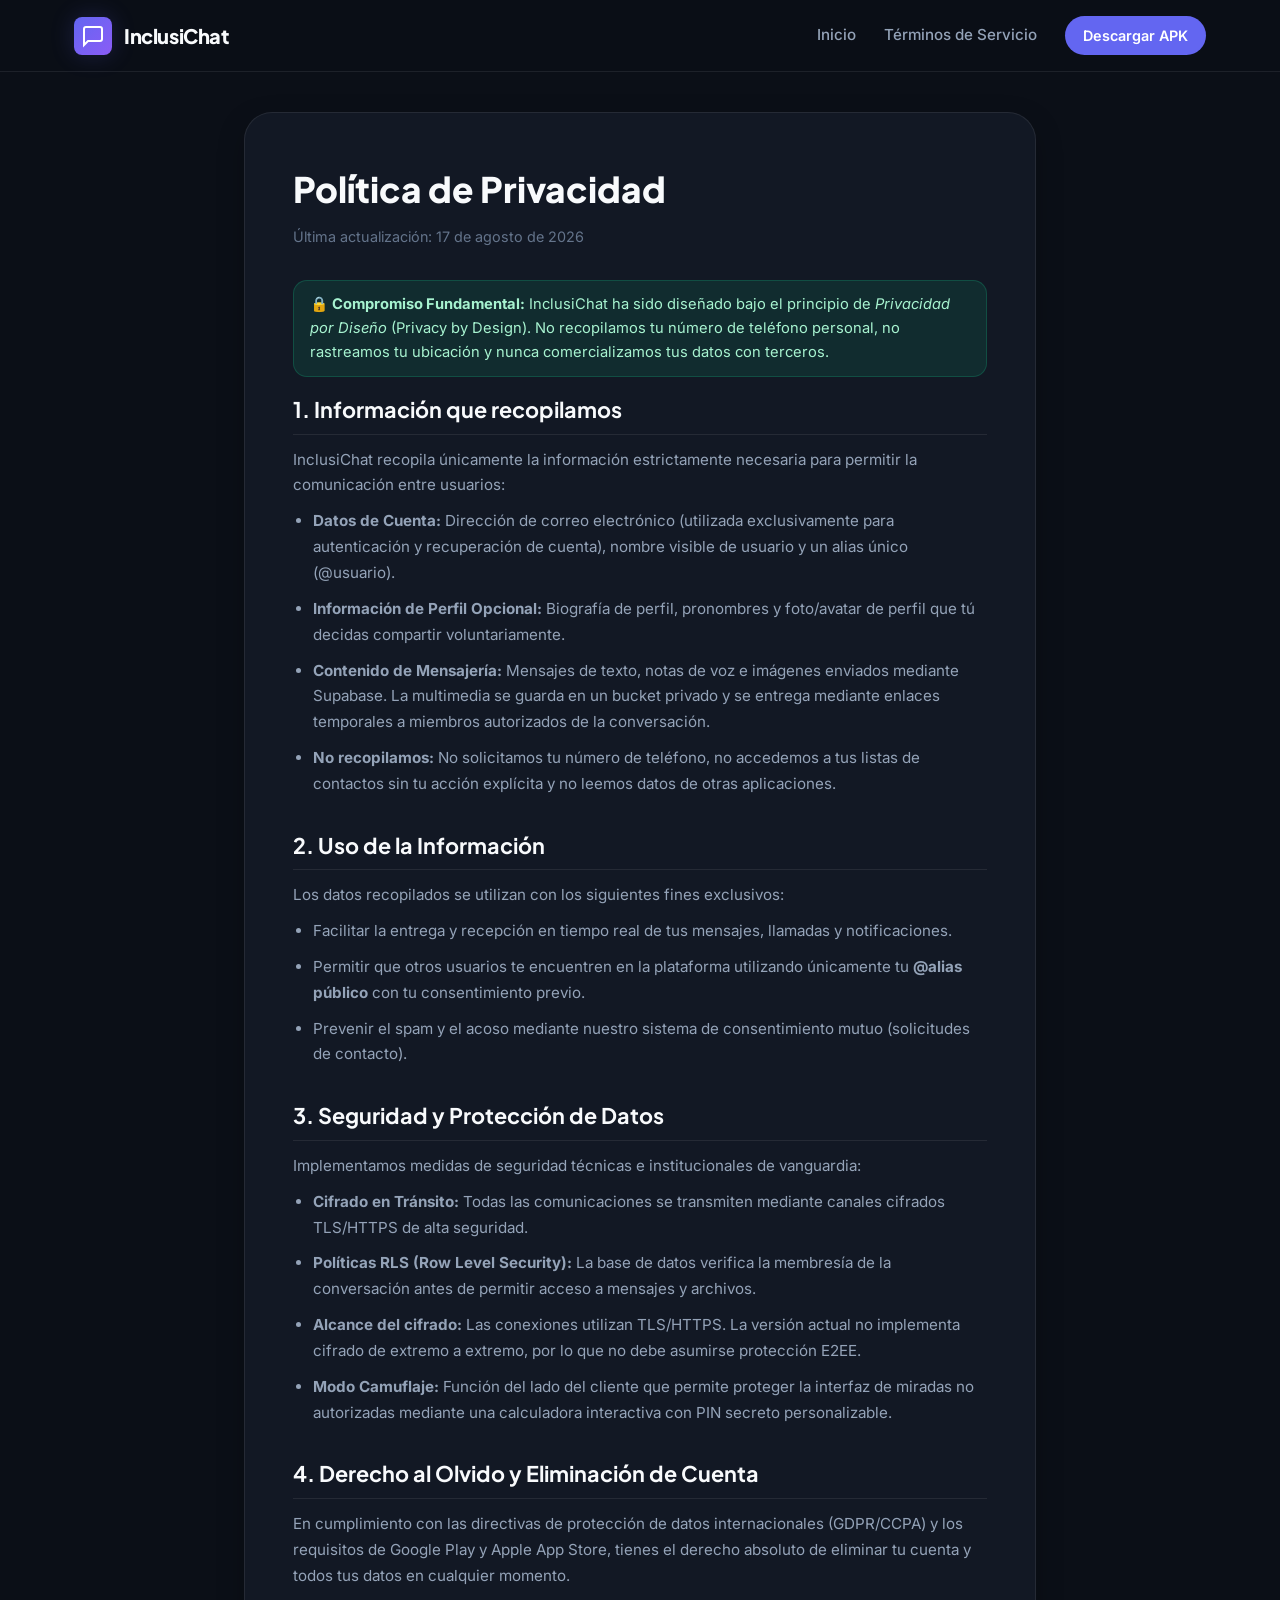
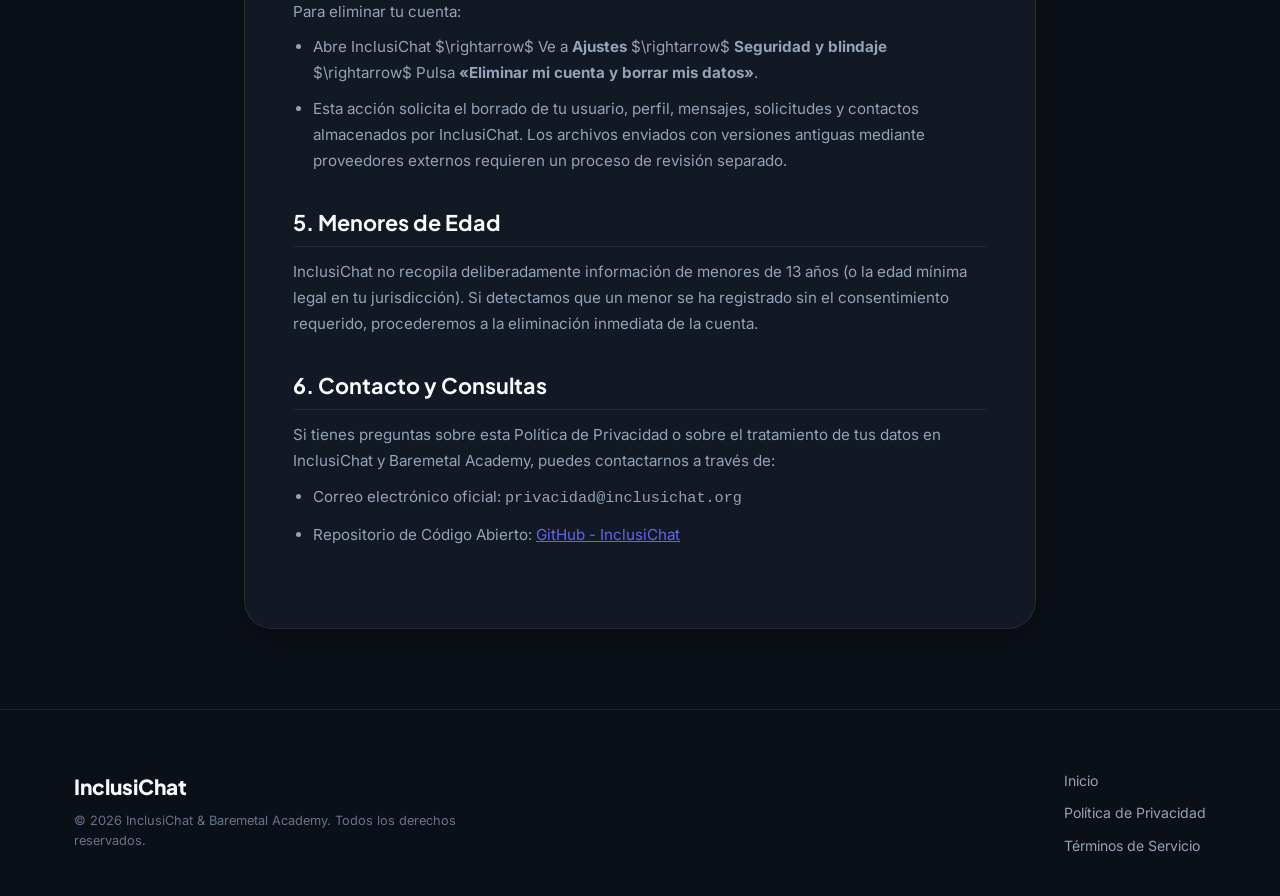
<file: web/privacy.html>
<!DOCTYPE html>
<html lang="es">
<head>
  <meta charset="UTF-8">
  <meta name="viewport" content="width=device-width, initial-scale=1.0">
  <title>Política de Privacidad — InclusiChat</title>
  <meta name="description" content="Política de Privacidad oficial de InclusiChat. Conoce cómo protegemos tus datos, mensajes e identidad bajo estrictos estándares de confidencialidad y Row Level Security.">
  
  <link rel="preconnect" href="https://fonts.googleapis.com">
  <link rel="preconnect" href="https://fonts.gstatic.com" crossorigin>
  <link href="https://fonts.googleapis.com/css2?family=Plus+Jakarta+Sans:wght@400;600;700;800&family=Inter:wght@400;500;600&display=swap" rel="stylesheet">
  
  <link rel="stylesheet" href="styles.css">
  <style>
    .legal-container {
      max-width: 840px;
      margin: 40px auto 80px;
      padding: 0 24px;
    }
    .legal-card {
      background: var(--bg-surface);
      border: 1px solid var(--bg-surface-border);
      border-radius: var(--radius-xl);
      padding: 48px;
      box-shadow: var(--shadow-card);
    }
    .legal-title {
      font-family: var(--font-heading);
      font-size: 2.2rem;
      font-weight: 800;
      margin-bottom: 8px;
    }
    .legal-updated {
      color: var(--text-muted);
      font-size: 0.9rem;
      margin-bottom: 32px;
      display: block;
    }
    .legal-section {
      margin-bottom: 32px;
    }
    .legal-section h2 {
      font-family: var(--font-heading);
      font-size: 1.35rem;
      font-weight: 700;
      color: var(--text-primary);
      margin-bottom: 12px;
      padding-bottom: 6px;
      border-bottom: 1px solid var(--bg-surface-border);
    }
    .legal-section p, .legal-section li {
      color: var(--text-secondary);
      font-size: 0.95rem;
      line-height: 1.7;
      margin-bottom: 10px;
    }
    .legal-section ul {
      padding-left: 20px;
    }
    .highlight-badge {
      background: rgba(16, 185, 129, 0.12);
      border: 1px solid rgba(16, 185, 129, 0.25);
      color: #A7F3D0;
      padding: 12px 16px;
      border-radius: var(--radius-md);
      margin: 16px 0;
      font-size: 0.92rem;
    }
  </style>
</head>
<body>
  <!-- Header -->
  <header class="navbar">
    <div class="nav-container">
      <a href="index.html" class="brand-link">
        <div class="brand-badge-logo">
          <svg width="24" height="24" viewBox="0 0 24 24" fill="none" stroke="currentColor" stroke-width="2"><path d="M21 15a2 2 0 0 1-2 2H7l-4 4V5a2 2 0 0 1 2-2h14a2 2 0 0 1 2 2z"></path></svg>
        </div>
        <span class="brand-text">InclusiChat</span>
      </a>
      <nav class="nav-menu">
        <a href="index.html" class="nav-item">Inicio</a>
        <a href="terms.html" class="nav-item">Términos de Servicio</a>
        <a href="index.html#descarga" class="nav-btn-action">Descargar APK</a>
      </nav>
    </div>
  </header>

  <!-- Legal Body -->
  <main class="legal-container">
    <div class="legal-card">
      <h1 class="legal-title">Política de Privacidad</h1>
      <span class="legal-updated">Última actualización: 17 de agosto de 2026</span>

      <div class="highlight-badge">
        🔒 <strong>Compromiso Fundamental:</strong> InclusiChat ha sido diseñado bajo el principio de <em>Privacidad por Diseño</em> (Privacy by Design). No recopilamos tu número de teléfono personal, no rastreamos tu ubicación y nunca comercializamos tus datos con terceros.
      </div>

      <section class="legal-section">
        <h2>1. Información que recopilamos</h2>
        <p>InclusiChat recopila únicamente la información estrictamente necesaria para permitir la comunicación entre usuarios:</p>
        <ul>
          <li><strong>Datos de Cuenta:</strong> Dirección de correo electrónico (utilizada exclusivamente para autenticación y recuperación de cuenta), nombre visible de usuario y un alias único (@usuario).</li>
          <li><strong>Información de Perfil Opcional:</strong> Biografía de perfil, pronombres y foto/avatar de perfil que tú decidas compartir voluntariamente.</li>
          <li><strong>Contenido de Mensajería:</strong> Mensajes de texto, notas de voz e imágenes enviados mediante Supabase. La multimedia se guarda en un bucket privado y se entrega mediante enlaces temporales a miembros autorizados de la conversación.</li>
          <li><strong>No recopilamos:</strong> No solicitamos tu número de teléfono, no accedemos a tus listas de contactos sin tu acción explícita y no leemos datos de otras aplicaciones.</li>
        </ul>
      </section>

      <section class="legal-section">
        <h2>2. Uso de la Información</h2>
        <p>Los datos recopilados se utilizan con los siguientes fines exclusivos:</p>
        <ul>
          <li>Facilitar la entrega y recepción en tiempo real de tus mensajes, llamadas y notificaciones.</li>
          <li>Permitir que otros usuarios te encuentren en la plataforma utilizando únicamente tu <strong>@alias público</strong> con tu consentimiento previo.</li>
          <li>Prevenir el spam y el acoso mediante nuestro sistema de consentimiento mutuo (solicitudes de contacto).</li>
        </ul>
      </section>

      <section class="legal-section">
        <h2>3. Seguridad y Protección de Datos</h2>
        <p>Implementamos medidas de seguridad técnicas e institucionales de vanguardia:</p>
        <ul>
          <li><strong>Cifrado en Tránsito:</strong> Todas las comunicaciones se transmiten mediante canales cifrados TLS/HTTPS de alta seguridad.</li>
          <li><strong>Políticas RLS (Row Level Security):</strong> La base de datos verifica la membresía de la conversación antes de permitir acceso a mensajes y archivos.</li>
          <li><strong>Alcance del cifrado:</strong> Las conexiones utilizan TLS/HTTPS. La versión actual no implementa cifrado de extremo a extremo, por lo que no debe asumirse protección E2EE.</li>
          <li><strong>Modo Camuflaje:</strong> Función del lado del cliente que permite proteger la interfaz de miradas no autorizadas mediante una calculadora interactiva con PIN secreto personalizable.</li>
        </ul>
      </section>

      <section class="legal-section">
        <h2>4. Derecho al Olvido y Eliminación de Cuenta</h2>
        <p>En cumplimiento con las directivas de protección de datos internacionales (GDPR/CCPA) y los requisitos de Google Play y Apple App Store, tienes el derecho absoluto de eliminar tu cuenta y todos tus datos en cualquier momento.</p>
        <p>Para eliminar tu cuenta:</p>
        <ul>
          <li>Abre InclusiChat $\rightarrow$ Ve a <strong>Ajustes</strong> $\rightarrow$ <strong>Seguridad y blindaje</strong> $\rightarrow$ Pulsa <strong>«Eliminar mi cuenta y borrar mis datos»</strong>.</li>
          <li>Esta acción solicita el borrado de tu usuario, perfil, mensajes, solicitudes y contactos almacenados por InclusiChat. Los archivos enviados con versiones antiguas mediante proveedores externos requieren un proceso de revisión separado.</li>
        </ul>
      </section>

      <section class="legal-section">
        <h2>5. Menores de Edad</h2>
        <p>InclusiChat no recopila deliberadamente información de menores de 13 años (o la edad mínima legal en tu jurisdicción). Si detectamos que un menor se ha registrado sin el consentimiento requerido, procederemos a la eliminación inmediata de la cuenta.</p>
      </section>

      <section class="legal-section">
        <h2>6. Contacto y Consultas</h2>
        <p>Si tienes preguntas sobre esta Política de Privacidad o sobre el tratamiento de tus datos en InclusiChat y Baremetal Academy, puedes contactarnos a través de:</p>
        <ul>
          <li>Correo electrónico oficial: <code>privacidad@inclusichat.org</code></li>
          <li>Repositorio de Código Abierto: <a href="https://github.com/thelioning/InclusiChat" target="_blank" style="color: var(--accent-primary);">GitHub - InclusiChat</a></li>
        </ul>
      </section>
    </div>
  </main>

  <!-- Footer -->
  <footer class="footer">
    <div class="container footer-content">
      <div class="footer-brand">
        <span class="footer-logo-title">InclusiChat</span>
        <p class="footer-copy">© 2026 InclusiChat & Baremetal Academy. Todos los derechos reservados.</p>
      </div>
      <div class="footer-links-group">
        <div class="footer-col">
          <a href="index.html">Inicio</a>
          <a href="privacy.html">Política de Privacidad</a>
          <a href="terms.html">Términos de Servicio</a>
        </div>
      </div>
    </div>
  </footer>
</body>
</html>
</file>
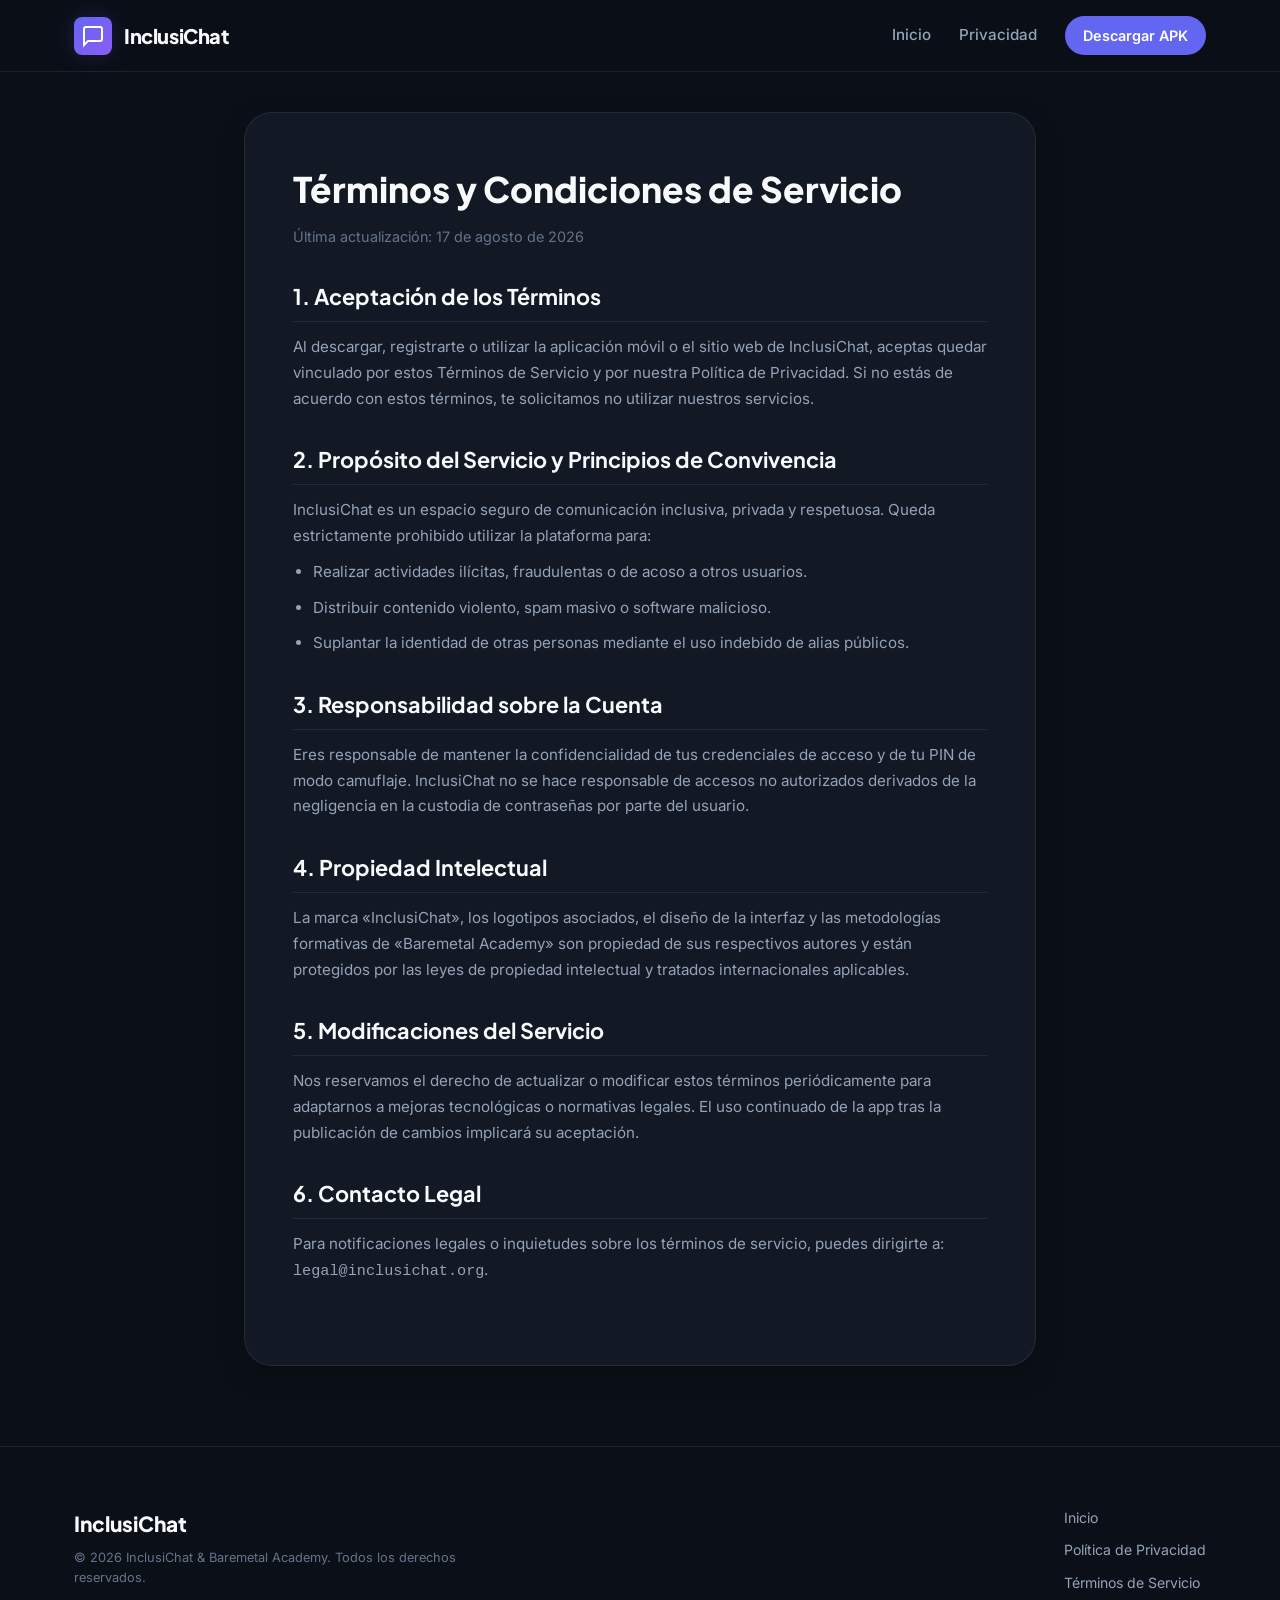
<file: web/terms.html>
<!DOCTYPE html>
<html lang="es">
<head>
  <meta charset="UTF-8">
  <meta name="viewport" content="width=device-width, initial-scale=1.0">
  <title>Términos de Servicio — InclusiChat</title>
  <meta name="description" content="Términos y condiciones de uso de la plataforma de mensajería InclusiChat y las iniciativas educativas de Baremetal Academy.">
  
  <link rel="preconnect" href="https://fonts.googleapis.com">
  <link rel="preconnect" href="https://fonts.gstatic.com" crossorigin>
  <link href="https://fonts.googleapis.com/css2?family=Plus+Jakarta+Sans:wght@400;600;700;800&family=Inter:wght@400;500;600&display=swap" rel="stylesheet">
  
  <link rel="stylesheet" href="styles.css">
  <style>
    .legal-container {
      max-width: 840px;
      margin: 40px auto 80px;
      padding: 0 24px;
    }
    .legal-card {
      background: var(--bg-surface);
      border: 1px solid var(--bg-surface-border);
      border-radius: var(--radius-xl);
      padding: 48px;
      box-shadow: var(--shadow-card);
    }
    .legal-title {
      font-family: var(--font-heading);
      font-size: 2.2rem;
      font-weight: 800;
      margin-bottom: 8px;
    }
    .legal-updated {
      color: var(--text-muted);
      font-size: 0.9rem;
      margin-bottom: 32px;
      display: block;
    }
    .legal-section {
      margin-bottom: 32px;
    }
    .legal-section h2 {
      font-family: var(--font-heading);
      font-size: 1.35rem;
      font-weight: 700;
      color: var(--text-primary);
      margin-bottom: 12px;
      padding-bottom: 6px;
      border-bottom: 1px solid var(--bg-surface-border);
    }
    .legal-section p, .legal-section li {
      color: var(--text-secondary);
      font-size: 0.95rem;
      line-height: 1.7;
      margin-bottom: 10px;
    }
    .legal-section ul {
      padding-left: 20px;
    }
  </style>
</head>
<body>
  <!-- Header -->
  <header class="navbar">
    <div class="nav-container">
      <a href="index.html" class="brand-link">
        <div class="brand-badge-logo">
          <svg width="24" height="24" viewBox="0 0 24 24" fill="none" stroke="currentColor" stroke-width="2"><path d="M21 15a2 2 0 0 1-2 2H7l-4 4V5a2 2 0 0 1 2-2h14a2 2 0 0 1 2 2z"></path></svg>
        </div>
        <span class="brand-text">InclusiChat</span>
      </a>
      <nav class="nav-menu">
        <a href="index.html" class="nav-item">Inicio</a>
        <a href="privacy.html" class="nav-item">Privacidad</a>
        <a href="index.html#descarga" class="nav-btn-action">Descargar APK</a>
      </nav>
    </div>
  </header>

  <!-- Legal Body -->
  <main class="legal-container">
    <div class="legal-card">
      <h1 class="legal-title">Términos y Condiciones de Servicio</h1>
      <span class="legal-updated">Última actualización: 17 de agosto de 2026</span>

      <section class="legal-section">
        <h2>1. Aceptación de los Términos</h2>
        <p>Al descargar, registrarte o utilizar la aplicación móvil o el sitio web de InclusiChat, aceptas quedar vinculado por estos Términos de Servicio y por nuestra Política de Privacidad. Si no estás de acuerdo con estos términos, te solicitamos no utilizar nuestros servicios.</p>
      </section>

      <section class="legal-section">
        <h2>2. Propósito del Servicio y Principios de Convivencia</h2>
        <p>InclusiChat es un espacio seguro de comunicación inclusiva, privada y respetuosa. Queda estrictamente prohibido utilizar la plataforma para:</p>
        <ul>
          <li>Realizar actividades ilícitas, fraudulentas o de acoso a otros usuarios.</li>
          <li>Distribuir contenido violento, spam masivo o software malicioso.</li>
          <li>Suplantar la identidad de otras personas mediante el uso indebido de alias públicos.</li>
        </ul>
      </section>

      <section class="legal-section">
        <h2>3. Responsabilidad sobre la Cuenta</h2>
        <p>Eres responsable de mantener la confidencialidad de tus credenciales de acceso y de tu PIN de modo camuflaje. InclusiChat no se hace responsable de accesos no autorizados derivados de la negligencia en la custodia de contraseñas por parte del usuario.</p>
      </section>

      <section class="legal-section">
        <h2>4. Propiedad Intelectual</h2>
        <p>La marca «InclusiChat», los logotipos asociados, el diseño de la interfaz y las metodologías formativas de «Baremetal Academy» son propiedad de sus respectivos autores y están protegidos por las leyes de propiedad intelectual y tratados internacionales aplicables.</p>
      </section>

      <section class="legal-section">
        <h2>5. Modificaciones del Servicio</h2>
        <p>Nos reservamos el derecho de actualizar o modificar estos términos periódicamente para adaptarnos a mejoras tecnológicas o normativas legales. El uso continuado de la app tras la publicación de cambios implicará su aceptación.</p>
      </section>

      <section class="legal-section">
        <h2>6. Contacto Legal</h2>
        <p>Para notificaciones legales o inquietudes sobre los términos de servicio, puedes dirigirte a: <code>legal@inclusichat.org</code>.</p>
      </section>
    </div>
  </main>

  <!-- Footer -->
  <footer class="footer">
    <div class="container footer-content">
      <div class="footer-brand">
        <span class="footer-logo-title">InclusiChat</span>
        <p class="footer-copy">© 2026 InclusiChat & Baremetal Academy. Todos los derechos reservados.</p>
      </div>
      <div class="footer-links-group">
        <div class="footer-col">
          <a href="index.html">Inicio</a>
          <a href="privacy.html">Política de Privacidad</a>
          <a href="terms.html">Términos de Servicio</a>
        </div>
      </div>
    </div>
  </footer>
</body>
</html>
</file>
<file: web/styles.css>
/* ==========================================================================
   InclusiChat Web — Design System & Stylesheet
   Palette: Soft Slate, Calming Indigo-Lavender, Security Emerald
   ========================================================================== */

:root {
  /* Harmonious, Trustworthy Palette (Soft on the eyes, avoids aggressive neon) */
  --bg-main: #0B0F17;
  --bg-surface: #121824;
  --bg-surface-raised: #1A2234;
  --bg-surface-border: rgba(255, 255, 255, 0.08);

  --text-primary: #F8FAFC;
  --text-secondary: #94A3B8;
  --text-muted: #64748B;

  --accent-primary: #6366F1;
  --accent-primary-hover: #4F46E5;
  --accent-soft-lavender: #8B5CF6;
  --accent-emerald: #10B981;
  --accent-emerald-soft: rgba(16, 185, 129, 0.12);
  --accent-amber: #F59E0B;

  --font-heading: 'Plus Jakarta Sans', -apple-system, BlinkMacSystemFont, 'Segoe UI', Roboto, sans-serif;
  --font-body: 'Inter', -apple-system, BlinkMacSystemFont, 'Segoe UI', Roboto, sans-serif;

  --radius-sm: 8px;
  --radius-md: 14px;
  --radius-lg: 20px;
  --radius-xl: 28px;
  --radius-full: 9999px;

  --shadow-subtle: 0 4px 20px rgba(0, 0, 0, 0.25);
  --shadow-card: 0 10px 30px -5px rgba(0, 0, 0, 0.35);
  --shadow-glow: 0 0 25px rgba(99, 102, 241, 0.2);
}

/* Base Reset & Typography */
* {
  margin: 0;
  padding: 0;
  box-sizing: border-box;
}

html {
  scroll-behavior: smooth;
  font-family: var(--font-body);
  background-color: var(--bg-main);
  color: var(--text-primary);
  line-height: 1.6;
}

body {
  overflow-x: hidden;
  -webkit-font-smoothing: antialiased;
}

.container {
  width: 100%;
  max-width: 1180px;
  margin: 0 auto;
  padding: 0 24px;
}

/* Navbar */
.navbar {
  position: sticky;
  top: 0;
  z-index: 100;
  background: rgba(11, 15, 23, 0.85);
  backdrop-filter: blur(14px);
  border-bottom: 1px solid var(--bg-surface-border);
  transition: all 0.3s ease;
}

.nav-container {
  max-width: 1180px;
  margin: 0 auto;
  padding: 16px 24px;
  display: flex;
  justify-content: space-between;
  align-items: center;
}

.brand-link {
  display: flex;
  align-items: center;
  gap: 12px;
  text-decoration: none;
  color: var(--text-primary);
}

.brand-badge-logo {
  width: 38px;
  height: 38px;
  border-radius: var(--radius-sm);
  background: linear-gradient(135deg, var(--accent-primary), var(--accent-soft-lavender));
  display: flex;
  align-items: center;
  justify-content: center;
  color: #fff;
  box-shadow: var(--shadow-glow);
}

.brand-text {
  font-family: var(--font-heading);
  font-weight: 800;
  font-size: 1.25rem;
  letter-spacing: -0.02em;
}

.nav-menu {
  display: flex;
  align-items: center;
  gap: 28px;
}

.nav-item {
  color: var(--text-secondary);
  text-decoration: none;
  font-size: 0.95rem;
  font-weight: 500;
  transition: color 0.2s;
}

.nav-item:hover {
  color: var(--text-primary);
}

.nav-btn-action {
  background: var(--accent-primary);
  color: #fff;
  padding: 8px 18px;
  border-radius: var(--radius-full);
  text-decoration: none;
  font-size: 0.9rem;
  font-weight: 600;
  transition: all 0.2s;
}

.nav-btn-action:hover {
  background: var(--accent-primary-hover);
  transform: translateY(-1px);
}

/* Hero Section */
.hero-section {
  padding: 80px 0 60px;
  position: relative;
}

.hero-grid {
  display: grid;
  grid-template-columns: 1.2fr 0.8fr;
  gap: 56px;
  align-items: center;
}

.security-chip {
  display: inline-flex;
  align-items: center;
  gap: 8px;
  background: rgba(99, 102, 241, 0.12);
  border: 1px solid rgba(99, 102, 241, 0.25);
  padding: 6px 14px;
  border-radius: var(--radius-full);
  font-size: 0.85rem;
  font-weight: 600;
  color: #A5B4FC;
  margin-bottom: 24px;
}

.security-chip-dot {
  width: 7px;
  height: 7px;
  border-radius: 50%;
  background-color: var(--accent-emerald);
  box-shadow: 0 0 8px var(--accent-emerald);
}

.hero-title {
  font-family: var(--font-heading);
  font-size: 2.75rem;
  line-height: 1.18;
  font-weight: 800;
  letter-spacing: -0.03em;
  margin-bottom: 20px;
}

.hero-description {
  font-size: 1.1rem;
  color: var(--text-secondary);
  line-height: 1.65;
  margin-bottom: 36px;
}

.hero-cta-group {
  display: flex;
  flex-wrap: wrap;
  gap: 16px;
  margin-bottom: 48px;
}

.btn-primary {
  display: inline-flex;
  align-items: center;
  gap: 10px;
  background: var(--accent-primary);
  color: #fff;
  padding: 14px 28px;
  border-radius: var(--radius-md);
  font-size: 1rem;
  font-weight: 600;
  text-decoration: none;
  box-shadow: var(--shadow-glow);
  transition: all 0.2s;
}

.btn-primary:hover {
  background: var(--accent-primary-hover);
  transform: translateY(-2px);
}

.btn-secondary {
  display: inline-flex;
  align-items: center;
  gap: 10px;
  background: var(--bg-surface-raised);
  color: var(--text-primary);
  border: 1px solid var(--bg-surface-border);
  padding: 14px 24px;
  border-radius: var(--radius-md);
  font-size: 1rem;
  font-weight: 600;
  text-decoration: none;
  transition: all 0.2s;
}

.btn-secondary:hover {
  background: rgba(255, 255, 255, 0.08);
  transform: translateY(-2px);
}

.trust-stats {
  display: flex;
  align-items: center;
  gap: 24px;
  padding-top: 24px;
  border-top: 1px solid var(--bg-surface-border);
}

.trust-stat-item {
  display: flex;
  flex-direction: column;
}

.stat-value {
  font-family: var(--font-heading);
  font-size: 1.25rem;
  font-weight: 800;
  color: var(--text-primary);
}

.stat-label {
  font-size: 0.8rem;
  color: var(--text-muted);
}

.trust-stat-divider {
  width: 1px;
  height: 28px;
  background: var(--bg-surface-border);
}

/* Mockup Card (App Preview) */
.hero-mockup-wrap {
  display: flex;
  justify-content: center;
}

.app-mockup-card {
  width: 100%;
  max-width: 360px;
  background: var(--bg-surface);
  border: 1px solid var(--bg-surface-border);
  border-radius: var(--radius-xl);
  box-shadow: var(--shadow-card);
  overflow: hidden;
}

.mockup-header {
  padding: 16px 20px;
  background: var(--bg-surface-raised);
  display: flex;
  justify-content: space-between;
  align-items: center;
  border-bottom: 1px solid var(--bg-surface-border);
}

.mockup-user {
  display: flex;
  align-items: center;
  gap: 12px;
}

.mockup-avatar {
  width: 36px;
  height: 36px;
  background: var(--accent-primary);
  border-radius: 50%;
  display: flex;
  align-items: center;
  justify-content: center;
  font-weight: 700;
  font-size: 0.9rem;
}

.mockup-user-info {
  display: flex;
  flex-direction: column;
}

.mockup-name {
  font-weight: 700;
  font-size: 0.95rem;
}

.verified-check {
  color: #38BDF8;
  font-size: 0.85rem;
}

.mockup-status {
  font-size: 0.75rem;
  color: var(--accent-emerald);
}

.mockup-actions {
  display: flex;
  gap: 12px;
  font-size: 1.1rem;
}

.mockup-chat-body {
  padding: 20px 16px;
  display: flex;
  flex-direction: column;
  gap: 12px;
  min-height: 240px;
}

.mockup-bubble {
  max-width: 82%;
  padding: 10px 14px;
  font-size: 0.85rem;
  border-radius: 16px;
  line-height: 1.4;
}

.mockup-bubble p {
  margin-bottom: 4px;
}

.mockup-bubble.incoming {
  align-self: flex-start;
  background: var(--bg-surface-raised);
  border-bottom-left-radius: 4px;
  color: var(--text-primary);
}

.mockup-bubble.outgoing {
  align-self: flex-end;
  background: #4F46E5;
  border-bottom-right-radius: 4px;
  color: #fff;
}

.bubble-time {
  font-size: 0.7rem;
  color: var(--text-muted);
  display: block;
  text-align: right;
}

.mockup-bubble.outgoing .bubble-time {
  color: rgba(255, 255, 255, 0.7);
}

.bubble-check {
  color: #38BDF8;
}

.mockup-footer {
  padding: 12px 16px;
  background: var(--bg-surface-raised);
  display: flex;
  align-items: center;
  gap: 10px;
  border-top: 1px solid var(--bg-surface-border);
}

.mockup-input {
  flex: 1;
  font-size: 0.82rem;
  color: var(--text-muted);
  background: var(--bg-surface);
  padding: 8px 12px;
  border-radius: var(--radius-sm);
}

.mockup-send {
  font-size: 1rem;
  cursor: pointer;
}

/* Features Section */
.features-section {
  padding: 90px 0;
  background: var(--bg-surface);
  border-top: 1px solid var(--bg-surface-border);
  border-bottom: 1px solid var(--bg-surface-border);
}

.section-header {
  text-align: center;
  max-width: 680px;
  margin: 0 auto 56px;
}

.section-tag {
  display: inline-block;
  font-size: 0.82rem;
  font-weight: 700;
  text-transform: uppercase;
  letter-spacing: 0.08em;
  color: var(--accent-primary);
  margin-bottom: 12px;
}

.section-tag-emerald {
  display: inline-block;
  font-size: 0.82rem;
  font-weight: 700;
  text-transform: uppercase;
  letter-spacing: 0.08em;
  color: var(--accent-emerald);
  margin-bottom: 12px;
}

.section-title {
  font-family: var(--font-heading);
  font-size: 2.1rem;
  font-weight: 800;
  letter-spacing: -0.02em;
  margin-bottom: 16px;
}

.section-desc {
  font-size: 1rem;
  color: var(--text-secondary);
  line-height: 1.6;
}

.features-grid {
  display: grid;
  grid-template-columns: repeat(auto-fit, minmax(250px, 1fr));
  gap: 24px;
}

.feature-card {
  background: var(--bg-main);
  border: 1px solid var(--bg-surface-border);
  border-radius: var(--radius-lg);
  padding: 28px;
  transition: transform 0.2s, border-color 0.2s;
}

.feature-card:hover {
  transform: translateY(-3px);
  border-color: rgba(99, 102, 241, 0.3);
}

.feature-icon-wrap {
  width: 48px;
  height: 48px;
  border-radius: var(--radius-md);
  display: flex;
  align-items: center;
  justify-content: center;
  margin-bottom: 20px;
}

.icon-purple { background: rgba(99, 102, 241, 0.15); color: #818CF8; }
.icon-emerald { background: rgba(16, 185, 129, 0.15); color: #34D399; }
.icon-blue { background: rgba(56, 189, 248, 0.15); color: #38BDF8; }
.icon-amber { background: rgba(245, 158, 11, 0.15); color: #FBBF24; }

.feature-title {
  font-family: var(--font-heading);
  font-size: 1.2rem;
  font-weight: 700;
  margin-bottom: 10px;
}

.feature-text {
  font-size: 0.92rem;
  color: var(--text-secondary);
  line-height: 1.55;
}

/* Camouflage Section */
.camouflage-section {
  padding: 100px 0;
}

.camouflage-grid {
  display: grid;
  grid-template-columns: 0.9fr 1.1fr;
  gap: 64px;
  align-items: center;
}

.calculator-card {
  width: 100%;
  max-width: 320px;
  margin: 0 auto;
  background: #181D26;
  border: 1px solid var(--bg-surface-border);
  border-radius: var(--radius-xl);
  padding: 20px;
  box-shadow: var(--shadow-card);
}

.calc-top-bar {
  display: flex;
  justify-content: space-between;
  align-items: center;
  font-size: 0.75rem;
  color: var(--text-muted);
  margin-bottom: 16px;
}

.calc-badge {
  background: rgba(16, 185, 129, 0.15);
  color: var(--accent-emerald);
  padding: 2px 8px;
  border-radius: var(--radius-full);
  font-weight: 600;
}

.calc-display {
  background: #0E1219;
  border-radius: var(--radius-md);
  padding: 18px 16px;
  text-align: right;
  font-family: monospace;
  font-size: 2rem;
  font-weight: 700;
  color: #F8FAFC;
  margin-bottom: 18px;
  letter-spacing: 2px;
}

.calc-keyboard {
  display: grid;
  grid-template-columns: repeat(4, 1fr);
  gap: 8px;
}

.calc-key {
  height: 48px;
  border-radius: var(--radius-sm);
  background: #232A37;
  display: flex;
  align-items: center;
  justify-content: center;
  font-weight: 600;
  font-size: 1.1rem;
  color: #F1F5F9;
  user-select: none;
  cursor: pointer;
  transition: background 0.1s;
}

.calc-key:hover {
  background: #2E384A;
}

.calc-key.op {
  background: #1C2330;
  color: var(--text-secondary);
}

.calc-key.op-accent {
  background: #F59E0B;
  color: #fff;
}

.calc-key.wide {
  grid-column: span 2;
}

.calc-key.equal-btn {
  background: var(--accent-primary);
  color: #fff;
}

.camouflage-points {
  list-style: none;
  display: flex;
  flex-direction: column;
  gap: 20px;
  margin-top: 28px;
}

.camouflage-points li {
  display: flex;
  gap: 16px;
  font-size: 0.95rem;
  color: var(--text-secondary);
  line-height: 1.5;
}

.point-bullet {
  width: 26px;
  height: 26px;
  border-radius: 50%;
  background: var(--accent-emerald-soft);
  color: var(--accent-emerald);
  display: flex;
  align-items: center;
  justify-content: center;
  font-weight: bold;
  font-size: 0.85rem;
  flex-shrink: 0;
}

/* Baremetal Academy Section */
.baremetal-section {
  padding: 40px 0 90px;
}

.baremetal-banner {
  background: linear-gradient(135deg, #131A29, #1E293B);
  border: 1px solid rgba(99, 102, 241, 0.25);
  border-radius: var(--radius-xl);
  padding: 56px 48px;
  position: relative;
  overflow: hidden;
}

.baremetal-badge {
  display: inline-block;
  background: rgba(99, 102, 241, 0.15);
  border: 1px solid rgba(99, 102, 241, 0.3);
  padding: 6px 16px;
  border-radius: var(--radius-full);
  color: #C7D2FE;
  font-size: 0.85rem;
  font-weight: 700;
  margin-bottom: 20px;
}

.baremetal-title {
  font-family: var(--font-heading);
  font-size: 2.3rem;
  font-weight: 800;
  margin-bottom: 14px;
}

.baremetal-subtitle {
  font-size: 1.05rem;
  color: var(--text-secondary);
  max-width: 720px;
  margin-bottom: 40px;
}

.baremetal-pillars-grid {
  display: grid;
  grid-template-columns: repeat(auto-fit, minmax(260px, 1fr));
  gap: 24px;
  margin-bottom: 36px;
}

.pillar-box {
  background: rgba(11, 15, 23, 0.6);
  border: 1px solid var(--bg-surface-border);
  border-radius: var(--radius-lg);
  padding: 24px;
}

.pillar-icon {
  font-size: 2rem;
  margin-bottom: 12px;
}

.pillar-heading {
  font-family: var(--font-heading);
  font-size: 1.1rem;
  font-weight: 700;
  margin-bottom: 8px;
}

.pillar-text {
  font-size: 0.9rem;
  color: var(--text-secondary);
  line-height: 1.5;
}

.baremetal-footer-callout {
  padding: 16px 20px;
  background: rgba(16, 185, 129, 0.1);
  border-radius: var(--radius-md);
  border: 1px solid rgba(16, 185, 129, 0.25);
  font-size: 0.92rem;
  color: #D1FAE5;
}

/* Download Section */
.download-section {
  padding: 80px 0 100px;
  background: var(--bg-surface);
  border-top: 1px solid var(--bg-surface-border);
}

.download-box {
  text-align: center;
}

.download-header {
  max-width: 620px;
  margin: 0 auto 40px;
}

.download-actions-card {
  max-width: 680px;
  margin: 0 auto;
  background: var(--bg-main);
  border: 1px solid var(--bg-surface-border);
  border-radius: var(--radius-xl);
  padding: 40px;
  box-shadow: var(--shadow-card);
}

.download-meta-info {
  display: flex;
  justify-content: space-around;
  padding-bottom: 28px;
  border-bottom: 1px solid var(--bg-surface-border);
  margin-bottom: 32px;
}

.meta-item {
  display: flex;
  flex-direction: column;
}

.meta-label {
  font-size: 0.75rem;
  text-transform: uppercase;
  color: var(--text-muted);
  margin-bottom: 4px;
}

.meta-val {
  font-weight: 700;
  font-size: 0.95rem;
  color: var(--text-primary);
}

.btn-download-main {
  display: inline-flex;
  align-items: center;
  gap: 16px;
  background: var(--accent-primary);
  color: #fff;
  padding: 18px 36px;
  border-radius: var(--radius-lg);
  text-decoration: none;
  box-shadow: var(--shadow-glow);
  transition: all 0.2s;
  margin-bottom: 32px;
}

.btn-download-main:hover {
  background: var(--accent-primary-hover);
  transform: translateY(-2px);
}

.btn-download-text {
  display: flex;
  flex-direction: column;
  text-align: left;
}

.btn-small-text {
  font-size: 0.78rem;
  opacity: 0.85;
}

.btn-large-text {
  font-family: var(--font-heading);
  font-size: 1.15rem;
  font-weight: 800;
}

.install-steps {
  text-align: left;
  background: var(--bg-surface-raised);
  padding: 20px 24px;
  border-radius: var(--radius-md);
  border: 1px solid var(--bg-surface-border);
}

.steps-title {
  font-size: 0.95rem;
  font-weight: 700;
  margin-bottom: 10px;
}

.steps-list {
  padding-left: 20px;
  font-size: 0.88rem;
  color: var(--text-secondary);
  line-height: 1.7;
}

/* Footer */
.footer {
  padding: 60px 0 40px;
  background: var(--bg-main);
  border-top: 1px solid var(--bg-surface-border);
}

.footer-content {
  display: flex;
  justify-content: space-between;
  flex-wrap: wrap;
  gap: 40px;
}

.footer-brand {
  max-width: 420px;
}

.footer-logo-title {
  font-family: var(--font-heading);
  font-size: 1.3rem;
  font-weight: 800;
  display: block;
  margin-bottom: 8px;
}

.footer-tagline {
  color: var(--text-secondary);
  font-size: 0.95rem;
  margin-bottom: 16px;
}

.footer-copy {
  color: var(--text-muted);
  font-size: 0.8rem;
}

.footer-links-group {
  display: flex;
  gap: 64px;
}

.footer-col {
  display: flex;
  flex-direction: column;
  gap: 10px;
}

.footer-col-title {
  font-weight: 700;
  font-size: 0.9rem;
  color: var(--text-primary);
  margin-bottom: 6px;
}

.footer-col a {
  color: var(--text-secondary);
  text-decoration: none;
  font-size: 0.88rem;
  transition: color 0.2s;
}

/* Updates & Changelog Section */
.updates-section {
  padding: 80px 0 90px;
}

.updates-timeline {
  display: flex;
  flex-direction: column;
  gap: 24px;
  max-width: 840px;
  margin: 0 auto;
}

.update-card {
  background: var(--bg-surface);
  border: 1px solid var(--bg-surface-border);
  border-radius: var(--radius-lg);
  padding: 28px;
  transition: transform 0.2s ease, border-color 0.2s ease;
  position: relative;
}

.update-card:hover {
  transform: translateY(-2px);
  border-color: rgba(205, 26, 233, 0.35);
}

.update-card.latest {
  background: linear-gradient(135deg, rgba(205, 26, 233, 0.08), rgba(118, 36, 201, 0.12));
  border: 1px solid rgba(205, 26, 233, 0.45);
  box-shadow: 0 8px 32px rgba(205, 26, 233, 0.12);
}

.update-header {
  display: flex;
  justify-content: space-between;
  align-items: center;
  margin-bottom: 12px;
  flex-wrap: wrap;
  gap: 8px;
}

.update-version-wrap {
  display: flex;
  align-items: center;
  gap: 12px;
}

.update-version {
  font-family: var(--font-heading);
  font-size: 1.4rem;
  font-weight: 800;
}

.update-badge-latest {
  display: inline-block;
  background: linear-gradient(135deg, var(--accent-primary), var(--accent-secondary));
  color: #FFFFFF;
  font-size: 0.75rem;
  font-weight: 700;
  padding: 4px 10px;
  border-radius: var(--radius-full);
  text-transform: uppercase;
  letter-spacing: 0.5px;
}

.update-badge {
  display: inline-block;
  background: rgba(255, 255, 255, 0.08);
  color: var(--text-secondary);
  font-size: 0.75rem;
  font-weight: 600;
  padding: 4px 10px;
  border-radius: var(--radius-full);
}

.update-date {
  font-size: 0.85rem;
  color: var(--text-secondary);
}

.update-summary {
  font-size: 0.98rem;
  color: #E2E8F0;
  margin-bottom: 16px;
  line-height: 1.5;
}

.update-features {
  list-style: none;
  padding: 0;
  margin: 0 0 20px;
  display: flex;
  flex-direction: column;
  gap: 8px;
}

.update-features li {
  font-size: 0.9rem;
  color: var(--text-secondary);
  line-height: 1.45;
  position: relative;
  padding-left: 20px;
}

.update-features li::before {
  content: "•";
  color: var(--accent-primary);
  font-weight: bold;
  font-size: 1.2rem;
  position: absolute;
  left: 4px;
  top: -2px;
}

.update-card-action {
  margin-top: 16px;
  padding-top: 16px;
  border-top: 1px solid rgba(255, 255, 255, 0.08);
}

.btn-update-download {
  display: inline-flex;
  align-items: center;
  gap: 10px;
  background: linear-gradient(135deg, var(--accent-primary), var(--accent-secondary));
  color: #FFFFFF;
  padding: 10px 20px;
  border-radius: var(--radius-md);
  text-decoration: none;
  font-weight: 700;
  font-size: 0.9rem;
  transition: transform 0.2s, box-shadow 0.2s;
}

.btn-update-download:hover {
  transform: translateY(-2px);
  box-shadow: 0 6px 20px rgba(205, 26, 233, 0.35);
}

/* Responsive Breakpoints */
@media (max-width: 900px) {
  .hero-grid,
  .camouflage-grid {
    grid-template-columns: 1fr;
    gap: 40px;
  }

  .hero-title {
    font-size: 2.2rem;
  }

  .baremetal-banner {
    padding: 36px 24px;
  }

  .footer-content {
    flex-direction: column;
  }
}

@media (max-width: 600px) {
  .hero-title {
    font-size: 1.85rem;
  }

  .nav-menu .nav-item {
    display: none;
  }

  .trust-stats {
    flex-direction: column;
    align-items: flex-start;
    gap: 16px;
  }

  .trust-stat-divider {
    display: none;
  }
}
</file>
